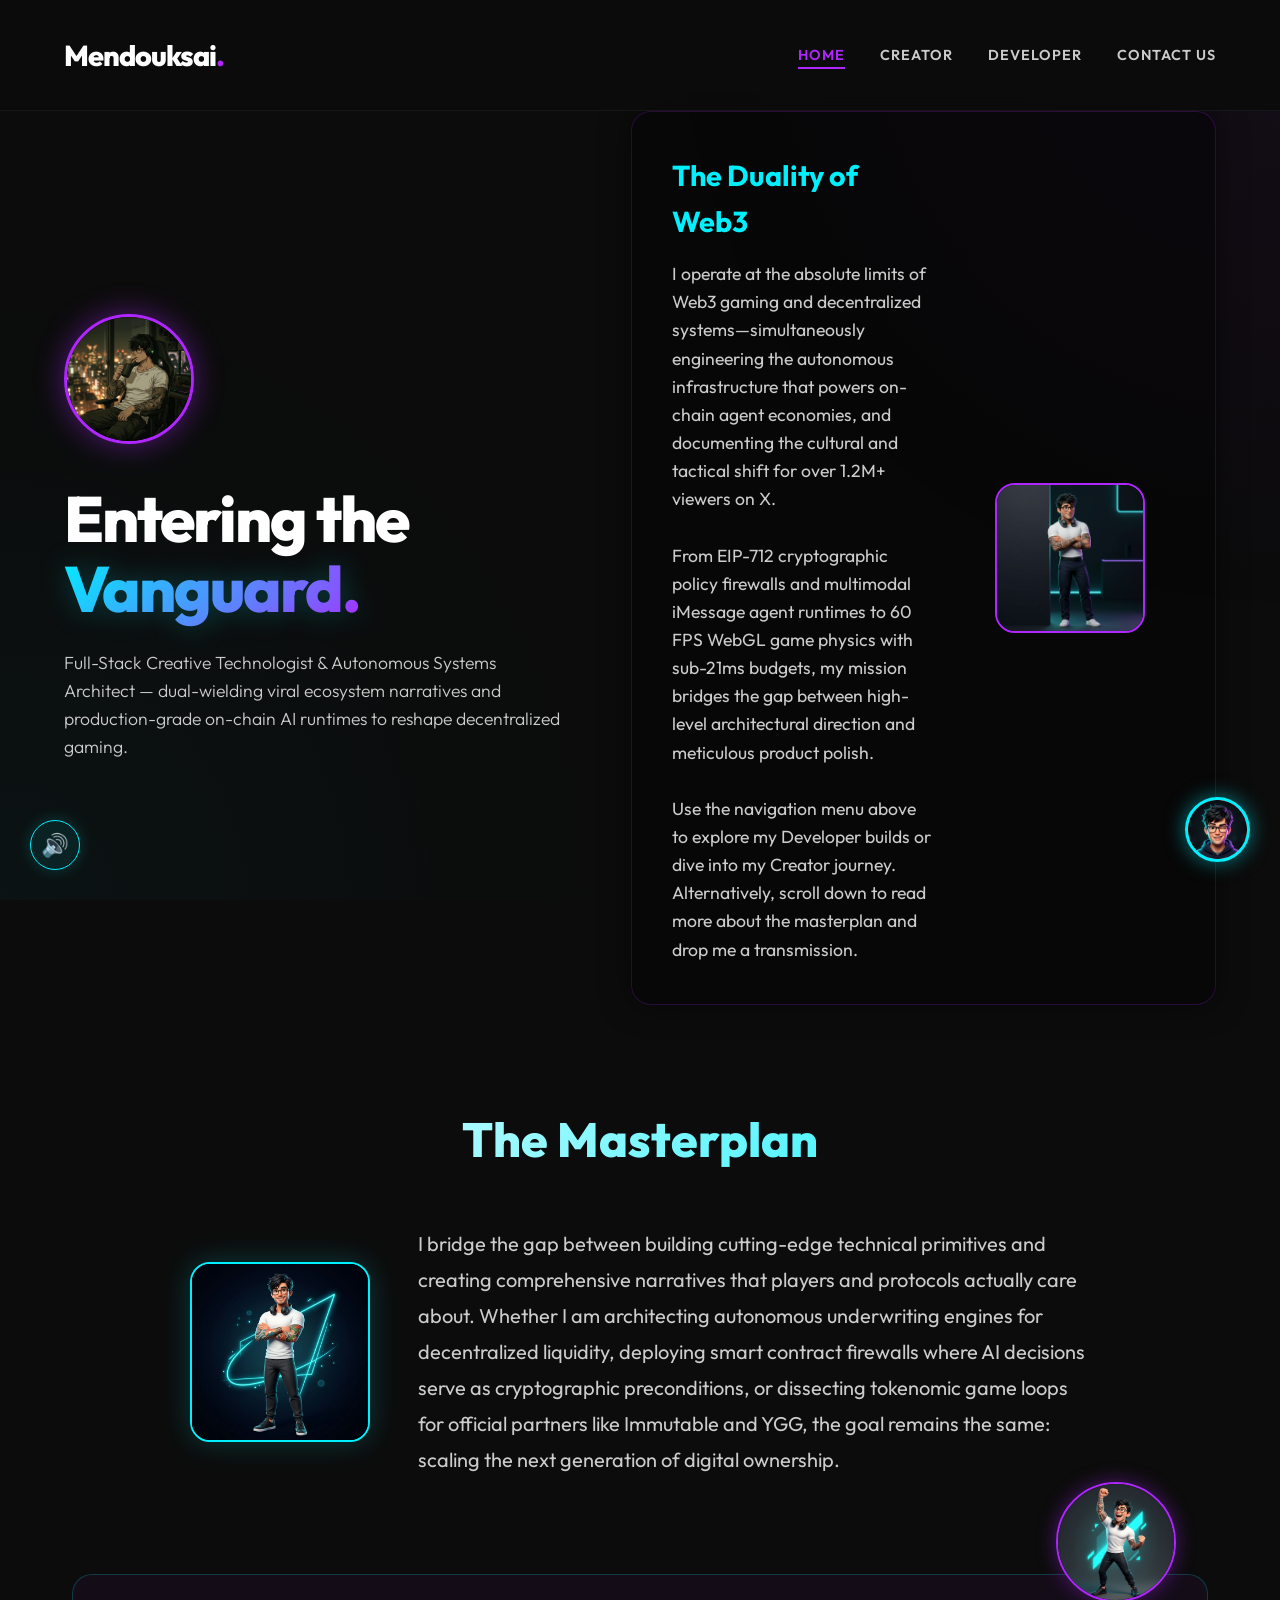
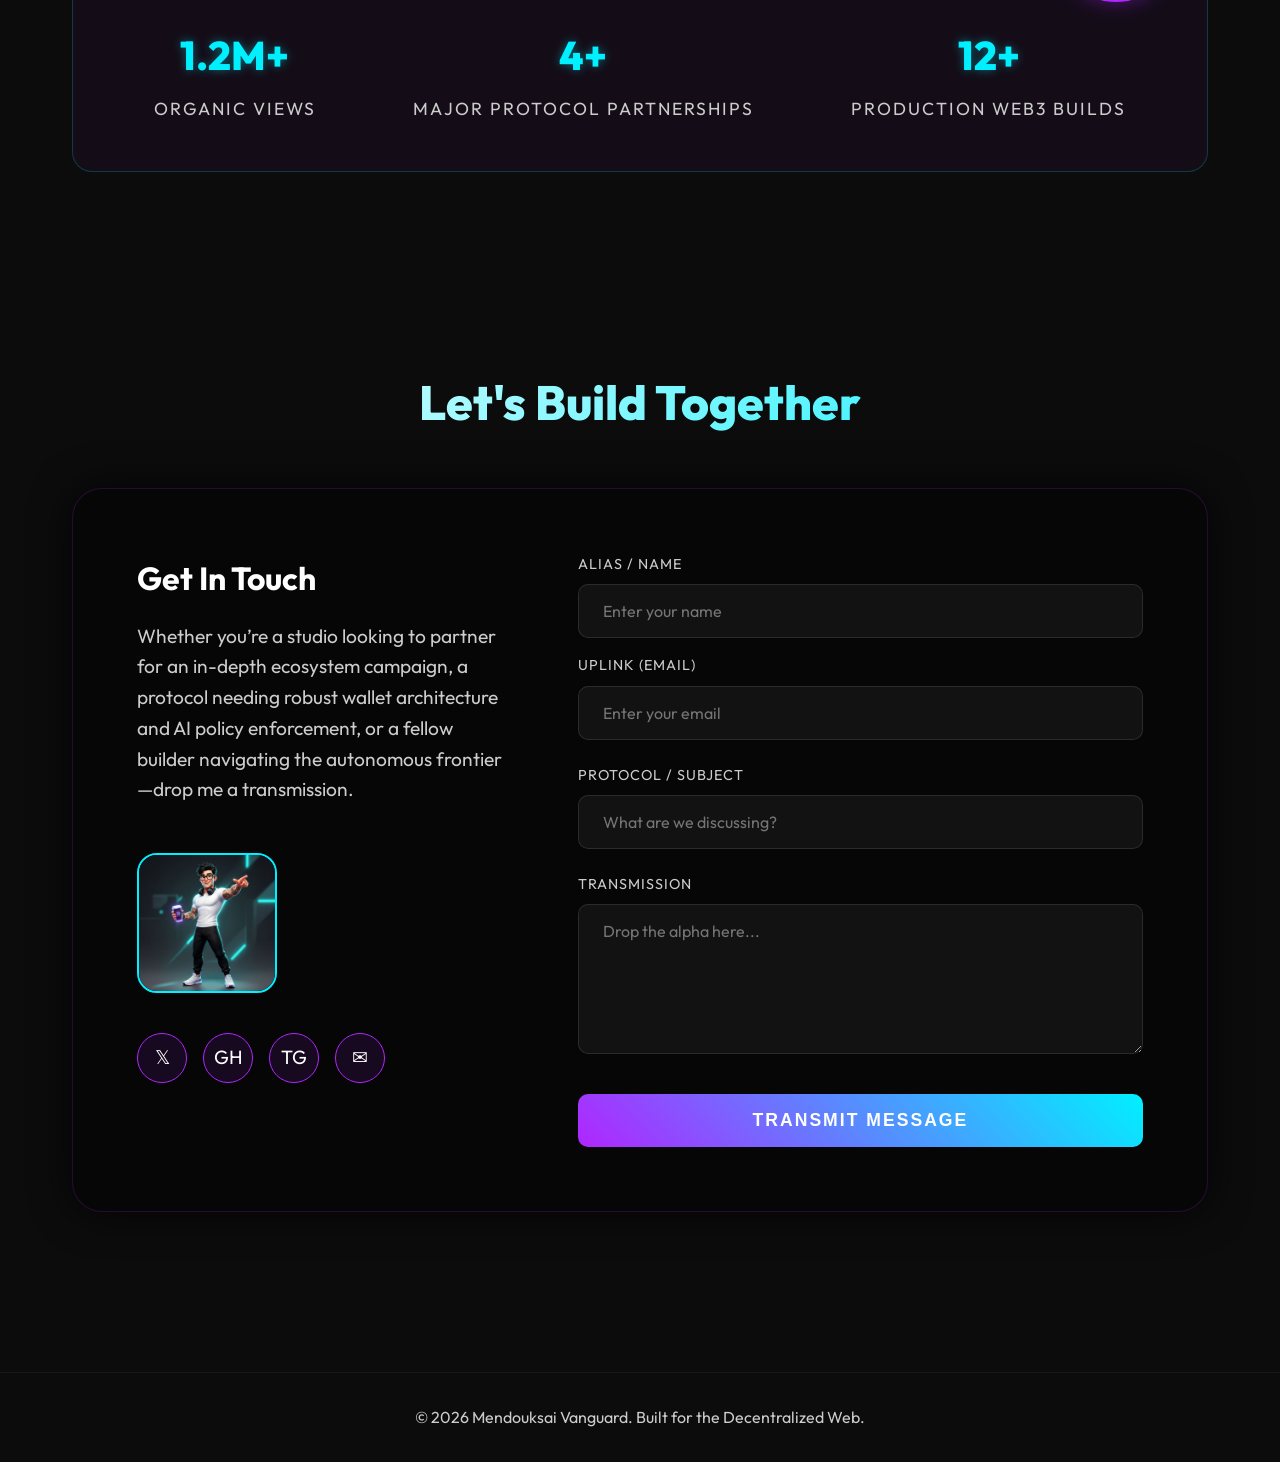
<file: index.html>
<!DOCTYPE html>
<html lang="en">
<head>
  <meta charset="UTF-8">
  <meta name="viewport" content="width=device-width, initial-scale=1.0">
  <title>Mendouksai | Autonomous Systems Architect &amp; Web3 Creator</title>
  <meta name="description" content="Mendouksai — Full-Stack Creative Technologist &amp; Autonomous Systems Architect with 1.2M+ views. Operating at the intersection of Autonomous AI Systems, On-Chain Protocols, and 60 FPS WebGL Experiences.">
  <meta name="author" content="Mendouksai">
  <meta name="theme-color" content="#0c0c0c">
  <link rel="icon" type="image/svg+xml" href="assets/favicon.svg">
  <link rel="canonical" href="https://mendouksai.vercel.app/">
  <!-- Open Graph / social cards -->
  <meta property="og:type" content="website">
  <meta property="og:title" content="Mendouksai | Autonomous Systems Architect &amp; Web3 Creator">
  <meta property="og:description" content="Full-Stack Creative Technologist with 1.2M+ views. Dual-wielding viral ecosystem narratives and production-grade on-chain AI runtimes.">
  <meta property="og:url" content="https://mendouksai.vercel.app/">
  <meta property="og:image" content="https://mendouksai.vercel.app/assets/pfp.jpg">
  <meta name="twitter:card" content="summary_large_image">
  <meta name="twitter:site" content="@mendouksaiiii_">
  <meta name="twitter:title" content="Mendouksai | Autonomous Systems Architect &amp; Web3 Creator">
  <meta name="twitter:description" content="Full-Stack Creative Technologist with 1.2M+ views and autonomous AI developer.">
  <meta name="twitter:image" content="https://mendouksai.vercel.app/assets/pfp.jpg">
  <link rel="preconnect" href="https://fonts.googleapis.com">
  <link rel="preconnect" href="https://fonts.gstatic.com" crossorigin>
  <link href="https://fonts.googleapis.com/css2?family=Outfit:wght@300;400;600;800&display=swap" rel="stylesheet">
  <link rel="stylesheet" href="css/styles.css">
  <style>
    /* Additional Styles for the new sections */
    .scroll-section {
      padding: 6rem 2rem;
      max-width: 1200px;
      margin: 0 auto;
      min-height: 60vh;
      display: flex;
      flex-direction: column;
      justify-content: center;
    }
    .section-title {
      font-size: 3rem;
      font-weight: 800;
      text-align: center;
      margin-bottom: 3rem;
      background: linear-gradient(135deg, #fff, var(--cyan));
      -webkit-background-clip: text;
      background-clip: text;
      -webkit-text-fill-color: transparent;
    }
    
    /* Stats/Ecosystem Banner */
    .stats-banner {
      display: flex;
      justify-content: space-around;
      align-items: center;
      flex-wrap: wrap;
      gap: 2rem;
      background: rgba(176, 38, 255, 0.05);
      border: 1px solid rgba(0, 240, 255, 0.2);
      border-radius: 20px;
      padding: 3rem;
      margin-top: 2rem;
    }
    .stat-item {
      text-align: center;
    }
    .stat-number {
      font-size: 2.5rem;
      font-weight: 800;
      color: var(--cyan);
      margin-bottom: 0.5rem;
      text-shadow: 0 0 10px rgba(0, 240, 255, 0.4);
    }
    .stat-label {
      color: var(--text-secondary);
      font-size: 1.1rem;
      text-transform: uppercase;
      letter-spacing: 2px;
    }

    /* Contact Form Layout */
    .contact-container {
      display: flex;
      gap: 4rem;
      background: rgba(0, 0, 0, 0.5);
      border-radius: 30px;
      padding: 4rem;
      border: 1px solid rgba(176, 38, 255, 0.2);
      box-shadow: 0 0 40px rgba(0, 0, 0, 0.8);
      flex-wrap: wrap;
    }
    .contact-info {
      flex: 1;
      min-width: 300px;
    }
    .contact-info p {
      color: var(--text-secondary);
      font-size: 1.2rem;
      line-height: 1.6;
      margin-bottom: 2rem;
    }
    .contact-socials {
      display: flex;
      gap: 1rem;
      margin-top: 2rem;
    }
    .social-btn {
      display: inline-flex;
      align-items: center;
      justify-content: center;
      width: 50px;
      height: 50px;
      border-radius: 50%;
      background: rgba(176, 38, 255, 0.1);
      border: 1px solid var(--accent-primary);
      color: #fff;
      font-size: 1.2rem;
      text-decoration: none;
      transition: all 0.3s ease;
    }
    .social-btn:hover {
      background: var(--accent-primary);
      box-shadow: 0 0 15px var(--accent-primary);
      transform: translateY(-5px);
    }
    
    .contact-form {
      flex: 1.5;
      min-width: 300px;
      display: flex;
      flex-direction: column;
      gap: 1.5rem;
    }
    .form-group {
      display: flex;
      flex-direction: column;
      gap: 0.5rem;
    }
    .form-group label {
      color: var(--text-secondary);
      font-size: 0.9rem;
      text-transform: uppercase;
      letter-spacing: 1px;
    }
    .form-control {
      background: rgba(255, 255, 255, 0.05);
      border: 1px solid rgba(255, 255, 255, 0.1);
      padding: 1rem 1.5rem;
      border-radius: 10px;
      color: #fff;
      font-family: inherit;
      font-size: 1rem;
      transition: border-color 0.3s ease;
      outline: none;
    }
    .form-control:focus {
      border-color: var(--cyan);
      box-shadow: 0 0 10px rgba(0, 240, 255, 0.2);
    }
    textarea.form-control {
      min-height: 150px;
      resize: vertical;
    }
    .submit-btn {
      background: linear-gradient(45deg, var(--accent-primary), var(--cyan));
      border: none;
      color: #fff;
      padding: 1rem 2rem;
      font-size: 1.1rem;
      font-weight: 600;
      border-radius: 10px;
      cursor: pointer;
      text-transform: uppercase;
      letter-spacing: 2px;
      transition: transform 0.3s ease, box-shadow 0.3s ease;
    }
    .submit-btn:hover {
      transform: translateY(-2px);
      box-shadow: 0 10px 20px rgba(0, 240, 255, 0.3);
    }
  </style>
</head>
<body>
  <div class="bg-gradient"></div>

  <nav class="navbar">
    <div class="logo">Mendouksai<span>.</span></div>
    <div class="nav-links">
      <a href="index.html" class="active">Home</a>
      <a href="web3-creator.html">Creator</a>
      <a href="developer.html">Developer</a>
      <a href="contact.html">Contact Us</a>
    </div>
  </nav>

  <!-- Hero Section -->
  <main class="hero">
    <div class="hero-content">
      <img src="assets/pfp.jpg" alt="Mendouksai PFP" class="hero-pfp">
      <h1 class="hero-title">Entering the <span class="highlight">Vanguard.</span></h1>
      <p class="hero-subtitle">Full-Stack Creative Technologist &amp; Autonomous Systems Architect — dual-wielding viral ecosystem narratives and production-grade on-chain AI runtimes to reshape decentralized gaming.</p>
    </div>

    <!-- Intro Writeup with Bitmoji -->
    <div class="hero-writeup" style="flex: 1; max-width: 600px; background: rgba(0,0,0,0.4); padding: 2.5rem; border-radius: 20px; border: 1px solid rgba(176,38,255,0.2); box-shadow: 0 0 30px rgba(0,0,0,0.5); animation: slideUp 1s ease 0.2s backwards; display: flex; gap: 2rem; align-items: center;">
      <div style="flex: 1;">
        <h3 style="color: var(--cyan); margin-bottom: 1rem; font-size: 1.8rem;">The Duality of Web3</h3>
        <p style="color: var(--text-secondary); font-size: 1.1rem; line-height: 1.6;">
          I operate at the absolute limits of Web3 gaming and decentralized systems—simultaneously engineering the autonomous infrastructure that powers on-chain agent economies, and documenting the cultural and tactical shift for over 1.2M+ viewers on X.
          <br><br>
          From EIP-712 cryptographic policy firewalls and multimodal iMessage agent runtimes to 60 FPS WebGL game physics with sub-21ms budgets, my mission bridges the gap between high-level architectural direction and meticulous product polish.
          <br><br>
          Use the navigation menu above to explore my Developer builds or dive into my Creator journey. Alternatively, scroll down to read more about the masterplan and drop me a transmission.
        </p>
      </div>
      <div style="flex: 0.8; display: flex; justify-content: center;">
        <img src="assets/creator-pfp-landing1.jpg" alt="Mendouksai Avatar 1" style="width: 100%; max-width: 150px; border-radius: 20px; border: 2px solid var(--accent-primary); animation: float 6s infinite ease-in-out;">
      </div>
    </div>
  </main>

  <!-- About / Ecosystem Section -->
  <section class="scroll-section">
    <h2 class="section-title">The Masterplan</h2>
    
    <!-- Masterplan Text with Bitmoji -->
    <div style="display: flex; align-items: center; justify-content: center; gap: 3rem; margin: 0 auto; max-width: 900px; flex-wrap: wrap;">
      <img src="assets/creator-pfp-top.jpg" alt="Mendouksai Avatar 2" style="width: 180px; border-radius: 20px; border: 2px solid var(--cyan); box-shadow: 0 0 30px rgba(0,240,255,0.2); animation: float 5s infinite ease-in-out reverse;">
      
      <div style="color: var(--text-secondary); font-size: 1.25rem; line-height: 1.8; flex: 1; min-width: 300px;">
        <p>
          I bridge the gap between building cutting-edge technical primitives and creating comprehensive narratives that players and protocols actually care about. Whether I am architecting autonomous underwriting engines for decentralized liquidity, deploying smart contract firewalls where AI decisions serve as cryptographic preconditions, or dissecting tokenomic game loops for official partners like Immutable and YGG, the goal remains the same: scaling the next generation of digital ownership.
        </p>
      </div>
    </div>

    <!-- Stats Banner with Bitmoji -->
    <div style="position: relative; margin-top: 4rem;">
      <img src="assets/creator-pfp-bot.jpg" alt="Mendouksai Avatar 3" style="position: absolute; top: -60px; right: 2rem; width: 120px; border-radius: 50%; border: 2px solid var(--accent-primary); box-shadow: 0 0 20px rgba(176,38,255,0.4); z-index: 10; animation: float 4s infinite ease-in-out;">
      
      <div class="stats-banner">
        <div class="stat-item">
          <div class="stat-number">1.2M+</div>
          <div class="stat-label">Organic Views</div>
        </div>
        <div class="stat-item">
          <div class="stat-number">4+</div>
          <div class="stat-label">Major Protocol Partnerships</div>
        </div>
        <div class="stat-item">
          <div class="stat-number">12+</div>
          <div class="stat-label">Production Web3 Builds</div>
        </div>
      </div>
    </div>
  </section>

  <!-- Contact Section -->
  <section class="scroll-section" id="contact">
    <h2 class="section-title">Let's Build Together</h2>
    
    <div class="contact-container">
      <div class="contact-info">
        <h3 style="font-size: 2rem; color: #fff; margin-bottom: 1rem;">Get In Touch</h3>
        <p>
          Whether you’re a studio looking to partner for an in-depth ecosystem campaign, a protocol needing robust wallet architecture and AI policy enforcement, or a fellow builder navigating the autonomous frontier—drop me a transmission.
        </p>
        
        <img src="assets/creator-pfp.jpg" alt="Mendouksai Avatar 4" style="width: 140px; border-radius: 20px; margin-top: 1rem; border: 2px solid var(--cyan); animation: float 5s infinite ease-in-out;">

        <div class="contact-socials">
          <a href="https://x.com/mendouksaiiii_" target="_blank" rel="noopener" class="social-btn" title="X / Twitter">𝕏</a>
          <a href="https://github.com/mendouksaiii" target="_blank" rel="noopener" class="social-btn" title="GitHub">GH</a>
          <a href="https://t.me/mendouksaiii" target="_blank" rel="noopener" class="social-btn" title="Telegram">TG</a>
          <a href="mailto:mendouksaiiiix99@gmail.com" class="social-btn" title="Email Direct">✉</a>
        </div>
      </div>

      <form class="contact-form" onsubmit="event.preventDefault(); alert('Transmission Sent to Mendouksai Network!');">
        <div style="display: flex; gap: 1rem; flex-wrap: wrap;">
          <div class="form-group" style="flex: 1;">
            <label for="name">Alias / Name</label>
            <input type="text" id="name" class="form-control" placeholder="Enter your name" required>
          </div>
          <div class="form-group" style="flex: 1;">
            <label for="email">Uplink (Email)</label>
            <input type="email" id="email" class="form-control" placeholder="Enter your email" required>
          </div>
        </div>
        
        <div class="form-group">
          <label for="subject">Protocol / Subject</label>
          <input type="text" id="subject" class="form-control" placeholder="What are we discussing?" required>
        </div>

        <div class="form-group">
          <label for="message">Transmission</label>
          <textarea id="message" class="form-control" placeholder="Drop the alpha here..." required></textarea>
        </div>

        <button type="submit" class="submit-btn" style="margin-top: 1rem;">Transmit Message</button>
      </form>
    </div>
  </section>

  <!-- Footer -->
  <footer style="text-align: center; padding: 2rem; border-top: 1px solid rgba(255,255,255,0.05); color: var(--text-secondary); margin-top: 4rem;">
    <p>&copy; 2026 Mendouksai Vanguard. Built for the Decentralized Web.</p>
  </footer>

  <!-- Floating Virtual Assistant Bitmoji -->
  <div style="position: fixed; bottom: 30px; right: 30px; z-index: 1000; animation: float 5s infinite ease-in-out;" onclick="window.scrollTo({top: 0, behavior: 'smooth'})">
    <img src="assets/creator-pfp-tiny.jpg" alt="Agent Mendouksai" class="anim-pulse" style="width: 65px; height: 65px; border-radius: 50%; border: 3px solid var(--cyan); box-shadow: 0 0 20px rgba(0,240,255,0.5); cursor: pointer; transition: transform 0.3s ease;" onmouseover="this.style.transform='scale(1.2)'" onmouseout="this.style.transform='scale(1)'" title="Mendouksai Network is Online - Scroll to Top">
  </div>

  <!-- Sound Toggle Button -->
  <button id="soundToggle" title="Sound On — Click to Mute" style="
    position: fixed; bottom: 30px; left: 30px; z-index: 1001;
    width: 50px; height: 50px; border-radius: 50%;
    background: rgba(0,240,255,0.08); border: 1px solid var(--cyan);
    color: var(--cyan); font-size: 1.4rem; cursor: pointer;
    backdrop-filter: blur(8px); transition: all 0.3s ease;
    display: flex; align-items: center; justify-content: center;
    box-shadow: 0 0 15px rgba(0,240,255,0.2);
  " onmouseover="this.style.boxShadow='0 0 25px rgba(0,240,255,0.6)'; this.style.transform='scale(1.1)';"
     onmouseout="this.style.boxShadow='0 0 15px rgba(0,240,255,0.2)'; this.style.transform='scale(1)';">🔊</button>

  <script src="js/script.js"></script>
</body>
</html>
</file>
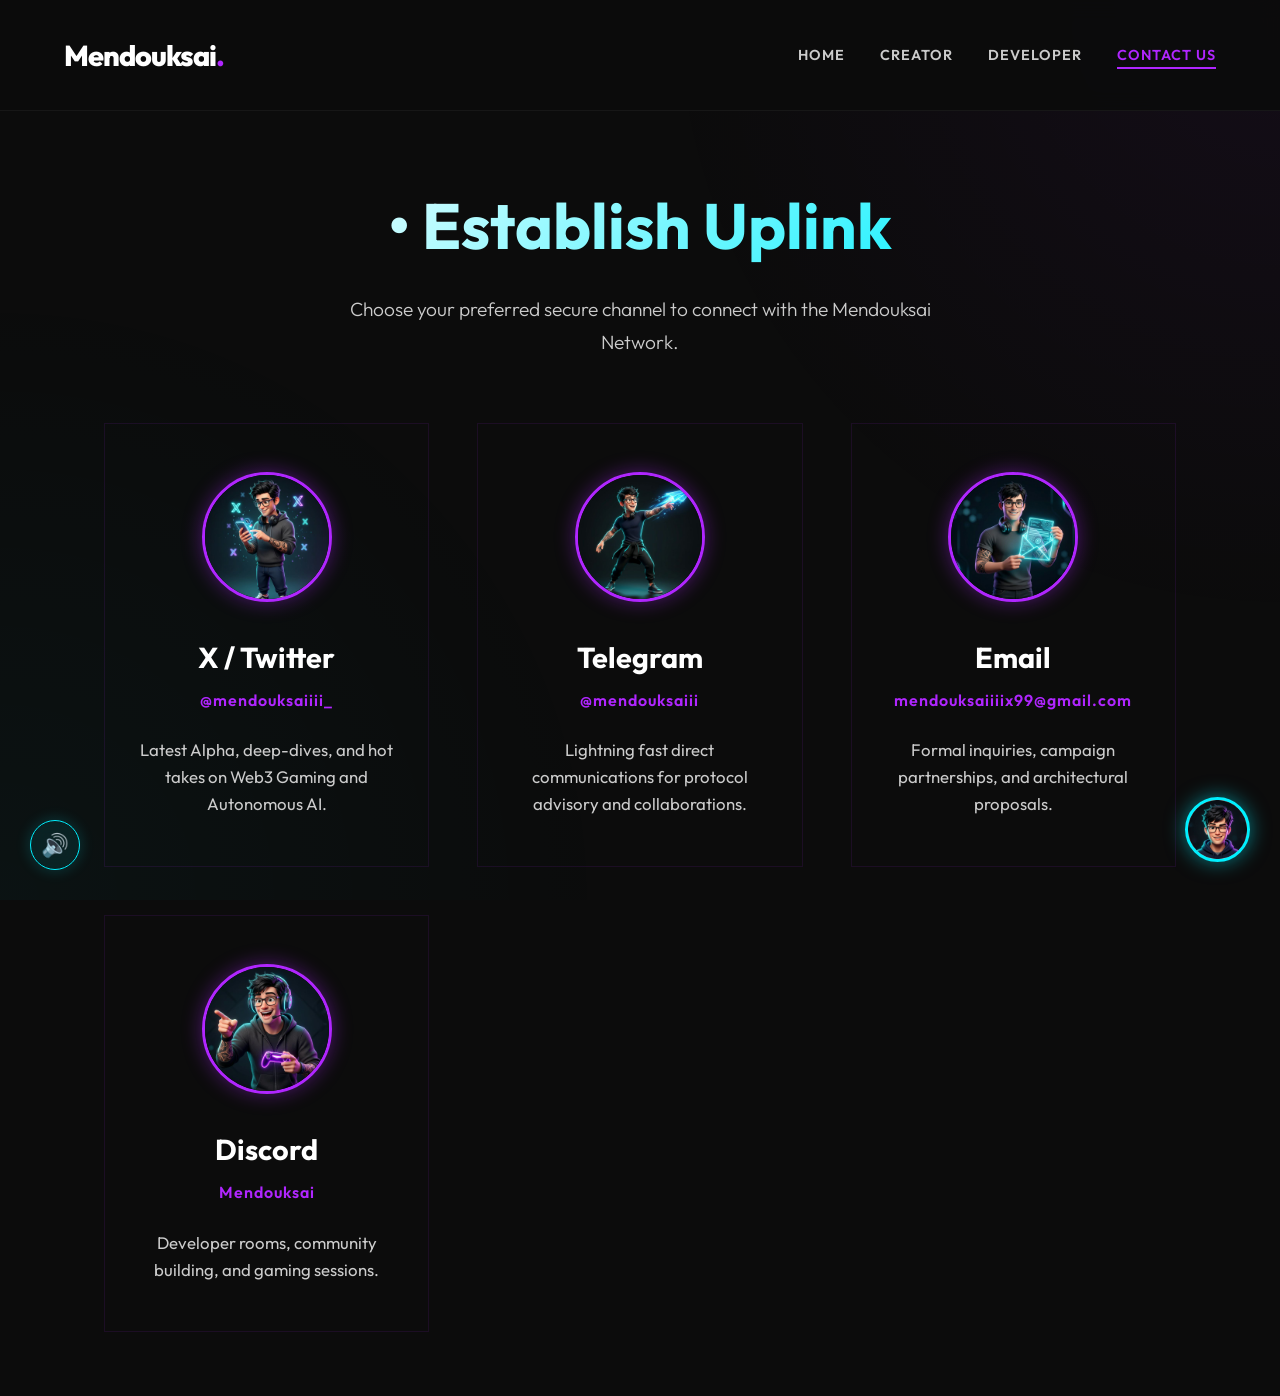
<file: contact.html>
<!DOCTYPE html>
<html lang="en">
<head>
  <meta charset="UTF-8">
  <meta name="viewport" content="width=device-width, initial-scale=1.0">
  <title>Contact | Mendouksai</title>
  <meta name="description" content="Get in touch with Mendouksai — X, Telegram, Email, Discord, or GitHub. Protocol advisory, game engineering, and Web3 ecosystem partnerships.">
  <meta name="author" content="Mendouksai">
  <meta name="theme-color" content="#0c0c0c">
  <link rel="icon" type="image/svg+xml" href="assets/favicon.svg">
  <link rel="canonical" href="https://mendouksai.vercel.app/contact.html">
  <!-- Open Graph / social cards -->
  <meta property="og:type" content="website">
  <meta property="og:title" content="Contact | Mendouksai">
  <meta property="og:description" content="Reach Mendouksai via X, Telegram, Email, or Discord. Partnerships and Web3 collaborations welcome.">
  <meta property="og:url" content="https://mendouksai.vercel.app/contact.html">
  <meta property="og:image" content="https://mendouksai.vercel.app/assets/pfp.jpg">
  <meta name="twitter:card" content="summary_large_image">
  <meta name="twitter:site" content="@mendouksaiiii_">
  <meta name="twitter:title" content="Contact | Mendouksai">
  <meta name="twitter:description" content="Reach Mendouksai via X, Telegram, Email, or Discord.">
  <meta name="twitter:image" content="https://mendouksai.vercel.app/assets/pfp.jpg">
  <link rel="preconnect" href="https://fonts.googleapis.com">
  <link rel="preconnect" href="https://fonts.gstatic.com" crossorigin>
  <link href="https://fonts.googleapis.com/css2?family=Outfit:wght@300;400;600;800&display=swap" rel="stylesheet">
  <link rel="stylesheet" href="css/styles.css">
  <style>
    .contact-grid {
      display: grid;
      grid-template-columns: repeat(auto-fit, minmax(250px, 1fr));
      gap: 3rem;
      margin-top: 4rem;
    }
    .platform-card {
      text-decoration: none;
      display: block;
      height: 100%;
    }
    .platform-inner {
      text-align: center;
      padding: 3rem 2rem;
      display: flex;
      flex-direction: column;
      align-items: center;
      justify-content: flex-start;
      min-height: 380px;
      position: relative;
      overflow: hidden;
      border: 1px solid rgba(176,38,255,0.1);
      transition: all 0.4s cubic-bezier(0.25, 1, 0.5, 1);
    }
    .platform-inner:hover {
      border-color: var(--cyan);
      box-shadow: 0 10px 40px rgba(0, 240, 255, 0.2);
      transform: translateY(-10px);
    }
    .platform-inner::before {
      content: '';
      position: absolute;
      top: 0; left: 0; width: 100%; height: 4px;
      background: linear-gradient(90deg, var(--accent-primary), var(--cyan));
      transform: scaleX(0);
      transform-origin: left;
      transition: transform 0.4s ease;
    }
    .platform-inner:hover::before {
      transform: scaleX(1);
    }
    
    .platform-avatar {
      width: 130px;
      height: 130px;
      border-radius: 50%;
      border: 3px solid var(--accent-primary);
      box-shadow: 0 0 20px rgba(176,38,255,0.4);
      object-fit: cover;
      margin-bottom: 2rem;
      transition: transform 0.5s ease;
    }
    .platform-inner:hover .platform-avatar {
      transform: scale(1.1) rotate(5deg);
      border-color: var(--cyan);
      box-shadow: 0 0 30px rgba(0,240,255,0.6);
    }
    
    .platform-title {
      color: #fff;
      font-size: 1.8rem;
      margin-bottom: 0.5rem;
      transition: color 0.3s ease;
    }
    .platform-inner:hover .platform-title {
      color: var(--cyan);
    }
    
    .platform-handle {
      color: var(--accent-primary);
      font-weight: 600;
      letter-spacing: 1px;
      font-size: 1rem;
      margin-bottom: 1.5rem;
      word-break: break-all;
    }
    
    .platform-desc {
      color: var(--text-secondary);
      font-size: 1.05rem;
      line-height: 1.6;
    }
  </style>
</head>
<body>
  <div class="bg-gradient"></div>

  <nav class="navbar">
    <div class="logo">Mendouksai<span>.</span></div>
    <div class="nav-links">
      <a href="index.html">Home</a>
      <a href="web3-creator.html">Creator</a>
      <a href="developer.html">Developer</a>
      <a href="contact.html" class="active">Contact Us</a>
    </div>
  </nav>

  <main class="page-container">
    <header class="page-header" style="text-align: center; margin-bottom: 2rem;">
      <h1 style="font-size: 4rem; background: linear-gradient(135deg, #fff, var(--cyan)); -webkit-background-clip: text; background-clip: text; -webkit-text-fill-color: transparent;">Establish Uplink</h1>
      <p class="page-subtitle" style="max-width: 600px; margin: 0 auto; margin-top: 1rem;">Choose your preferred secure channel to connect with the Mendouksai Network.</p>
    </header>

    <div class="contact-grid">
      
      <!-- X / Twitter -->
      <a href="https://x.com/mendouksaiiii_" target="_blank" rel="noopener" class="platform-card">
        <div class="card glass-card platform-inner" style="animation: slideUp 0.8s ease 0s backwards;">
          <img src="assets/contact-x.jpg" alt="Mendouksai on X" class="platform-avatar">
          <h3 class="platform-title">X / Twitter</h3>
          <div class="platform-handle">@mendouksaiiii_</div>
          <div class="platform-desc">Latest Alpha, deep-dives, and hot takes on Web3 Gaming and Autonomous AI.</div>
        </div>
      </a>

      <!-- Telegram -->
      <a href="https://t.me/mendouksaiii" target="_blank" rel="noopener" class="platform-card">
        <div class="card glass-card platform-inner" style="animation: slideUp 0.8s ease 0.2s backwards;">
          <img src="assets/contact-tg.jpg" alt="Mendouksai on Telegram" class="platform-avatar">
          <h3 class="platform-title">Telegram</h3>
          <div class="platform-handle">@mendouksaiii</div>
          <div class="platform-desc">Lightning fast direct communications for protocol advisory and collaborations.</div>
        </div>
      </a>

      <!-- Email -->
      <a href="mailto:mendouksaiiiix99@gmail.com" class="platform-card">
        <div class="card glass-card platform-inner" style="animation: slideUp 0.8s ease 0.4s backwards;">
          <img src="assets/contact-email.jpg" alt="Email Mendouksai" class="platform-avatar">
          <h3 class="platform-title">Email</h3>
          <div class="platform-handle">mendouksaiiiix99@gmail.com</div>
          <div class="platform-desc">Formal inquiries, campaign partnerships, and architectural proposals.</div>
        </div>
      </a>

      <!-- Discord -->
      <div class="platform-card">
        <div class="card glass-card platform-inner" style="animation: slideUp 0.8s ease 0.6s backwards;">
          <img src="assets/contact-discord.jpg" alt="Mendouksai on Discord" class="platform-avatar">
          <h3 class="platform-title">Discord</h3>
          <div class="platform-handle">Mendouksai</div>
          <div class="platform-desc">Developer rooms, community building, and gaming sessions.</div>
        </div>
      </div>

    </div>
  </main>

  <!-- Floating Virtual Assistant Bitmoji -->
  <div style="position: fixed; bottom: 30px; right: 30px; z-index: 1000; animation: float 5s infinite ease-in-out;" onclick="window.scrollTo({top: 0, behavior: 'smooth'})">
    <img src="assets/creator-pfp-tiny.jpg" alt="Agent Mendouksai" class="anim-pulse" style="width: 65px; height: 65px; border-radius: 50%; border: 3px solid var(--cyan); box-shadow: 0 0 20px rgba(0,240,255,0.5); cursor: pointer; transition: transform 0.3s ease;" onmouseover="this.style.transform='scale(1.2)'" onmouseout="this.style.transform='scale(1)'" title="Mendouksai Network is Online - Scroll to Top">
  </div>

  <!-- Sound Toggle Button -->
  <button id="soundToggle" title="Sound On — Click to Mute" style="
    position: fixed; bottom: 30px; left: 30px; z-index: 1001;
    width: 50px; height: 50px; border-radius: 50%;
    background: rgba(0,240,255,0.08); border: 1px solid var(--cyan);
    color: var(--cyan); font-size: 1.4rem; cursor: pointer;
    backdrop-filter: blur(8px); transition: all 0.3s ease;
    display: flex; align-items: center; justify-content: center;
    box-shadow: 0 0 15px rgba(0,240,255,0.2);
  " onmouseover="this.style.boxShadow='0 0 25px rgba(0,240,255,0.6)'; this.style.transform='scale(1.1)';"
     onmouseout="this.style.boxShadow='0 0 15px rgba(0,240,255,0.2)'; this.style.transform='scale(1)';">🔊</button>

  <script src="js/script.js"></script>
</body>
</html>
</file>
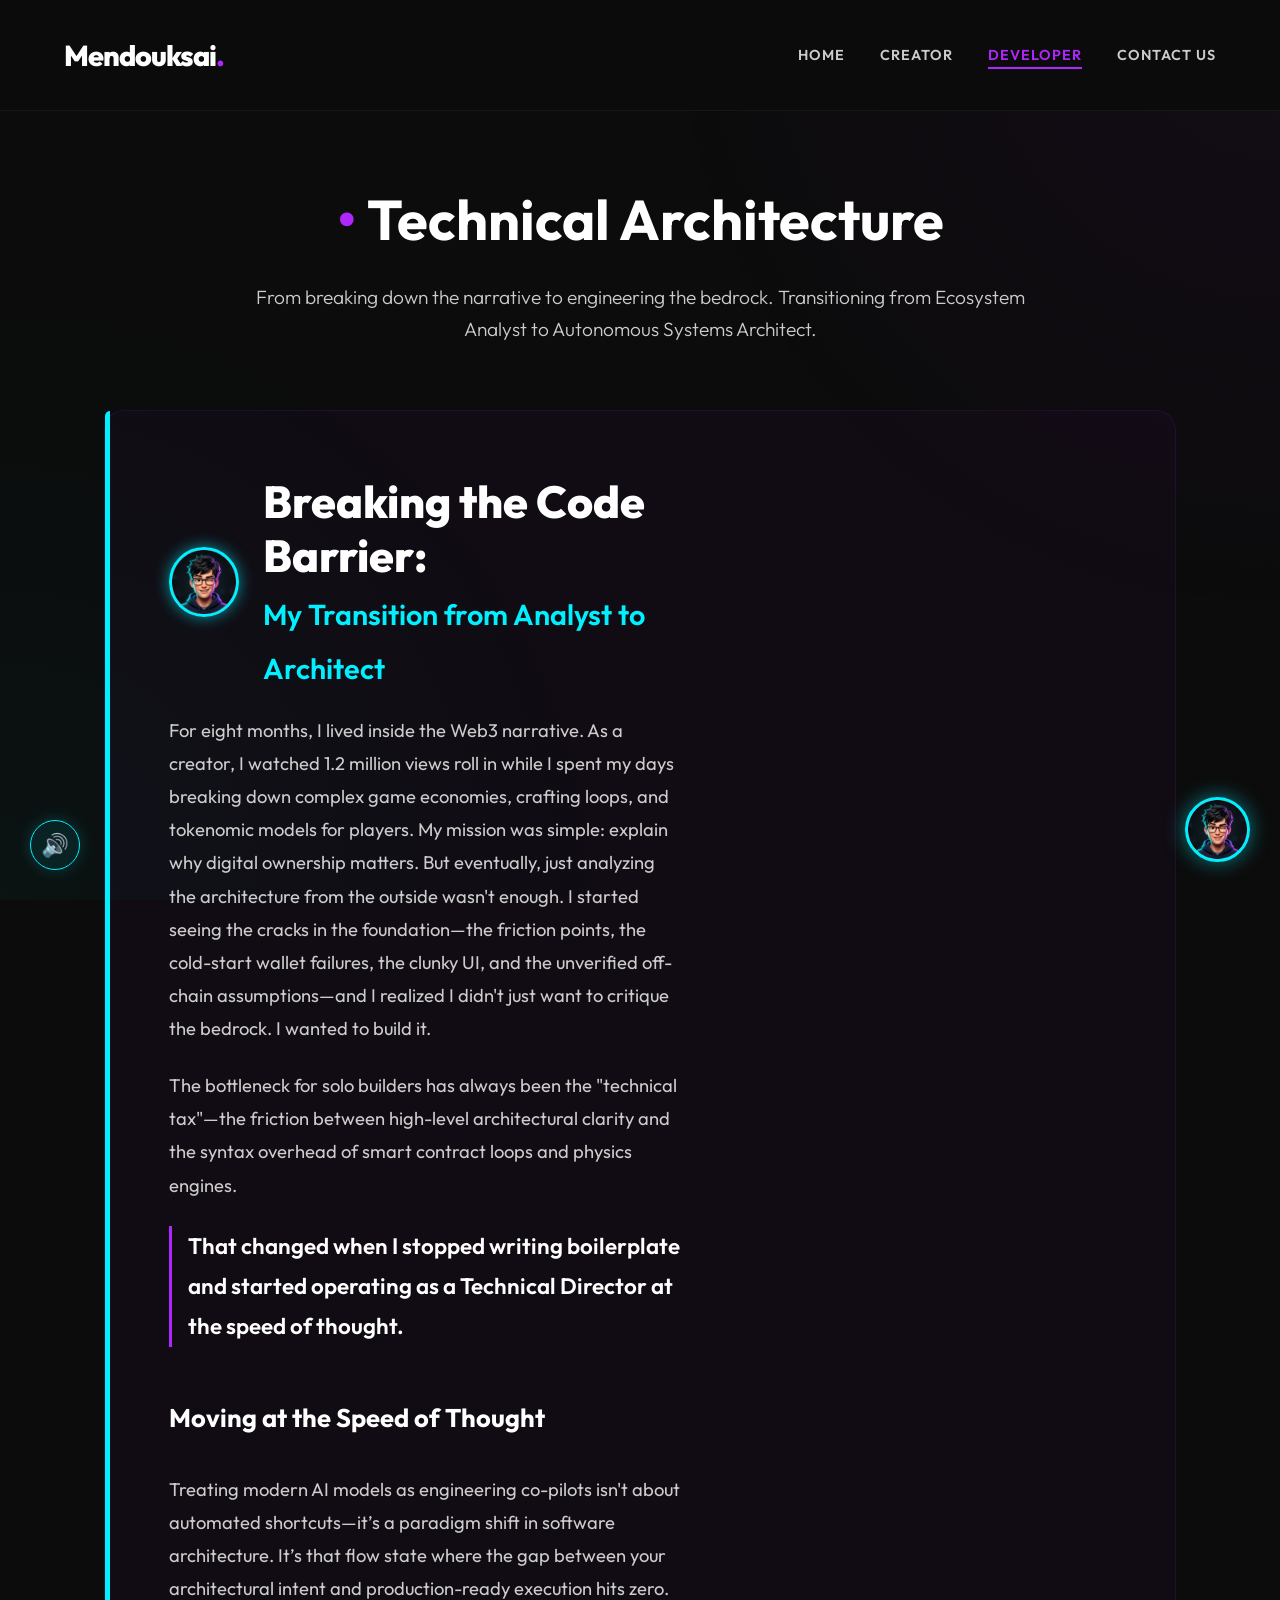
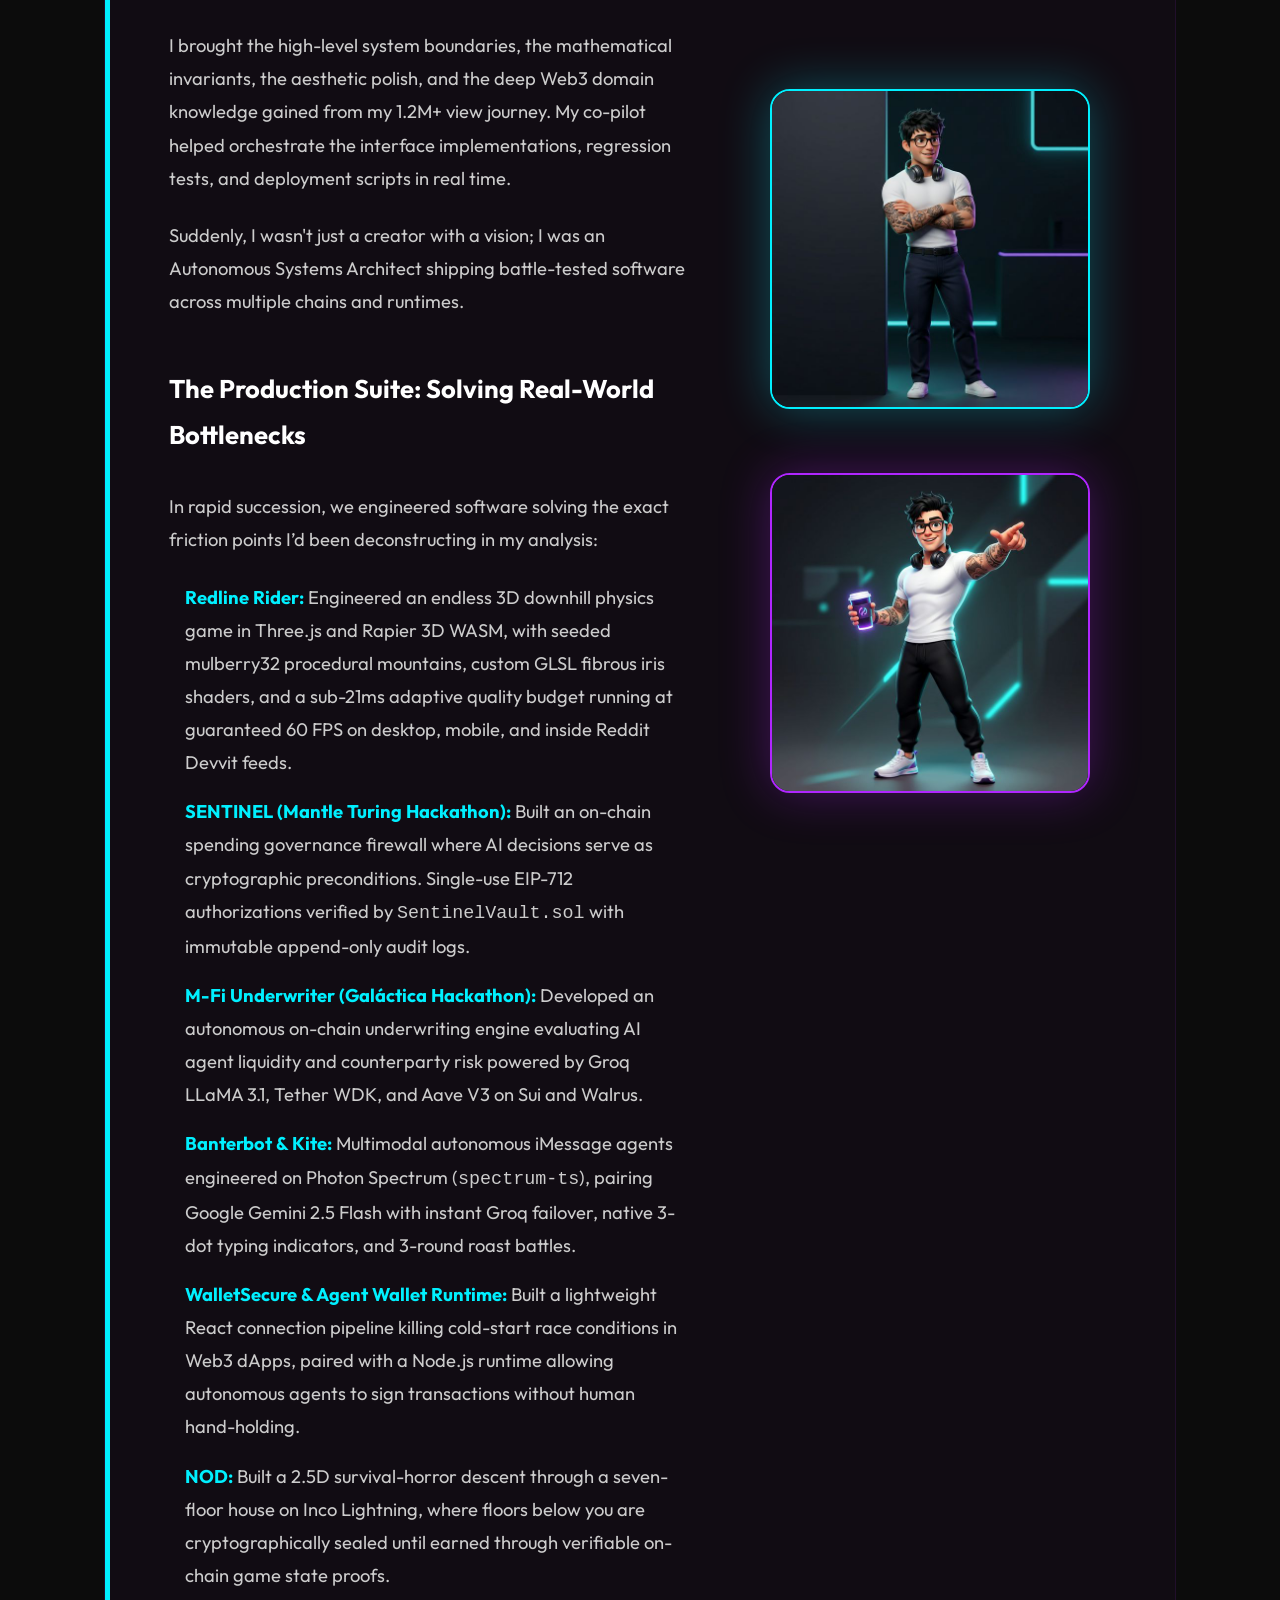
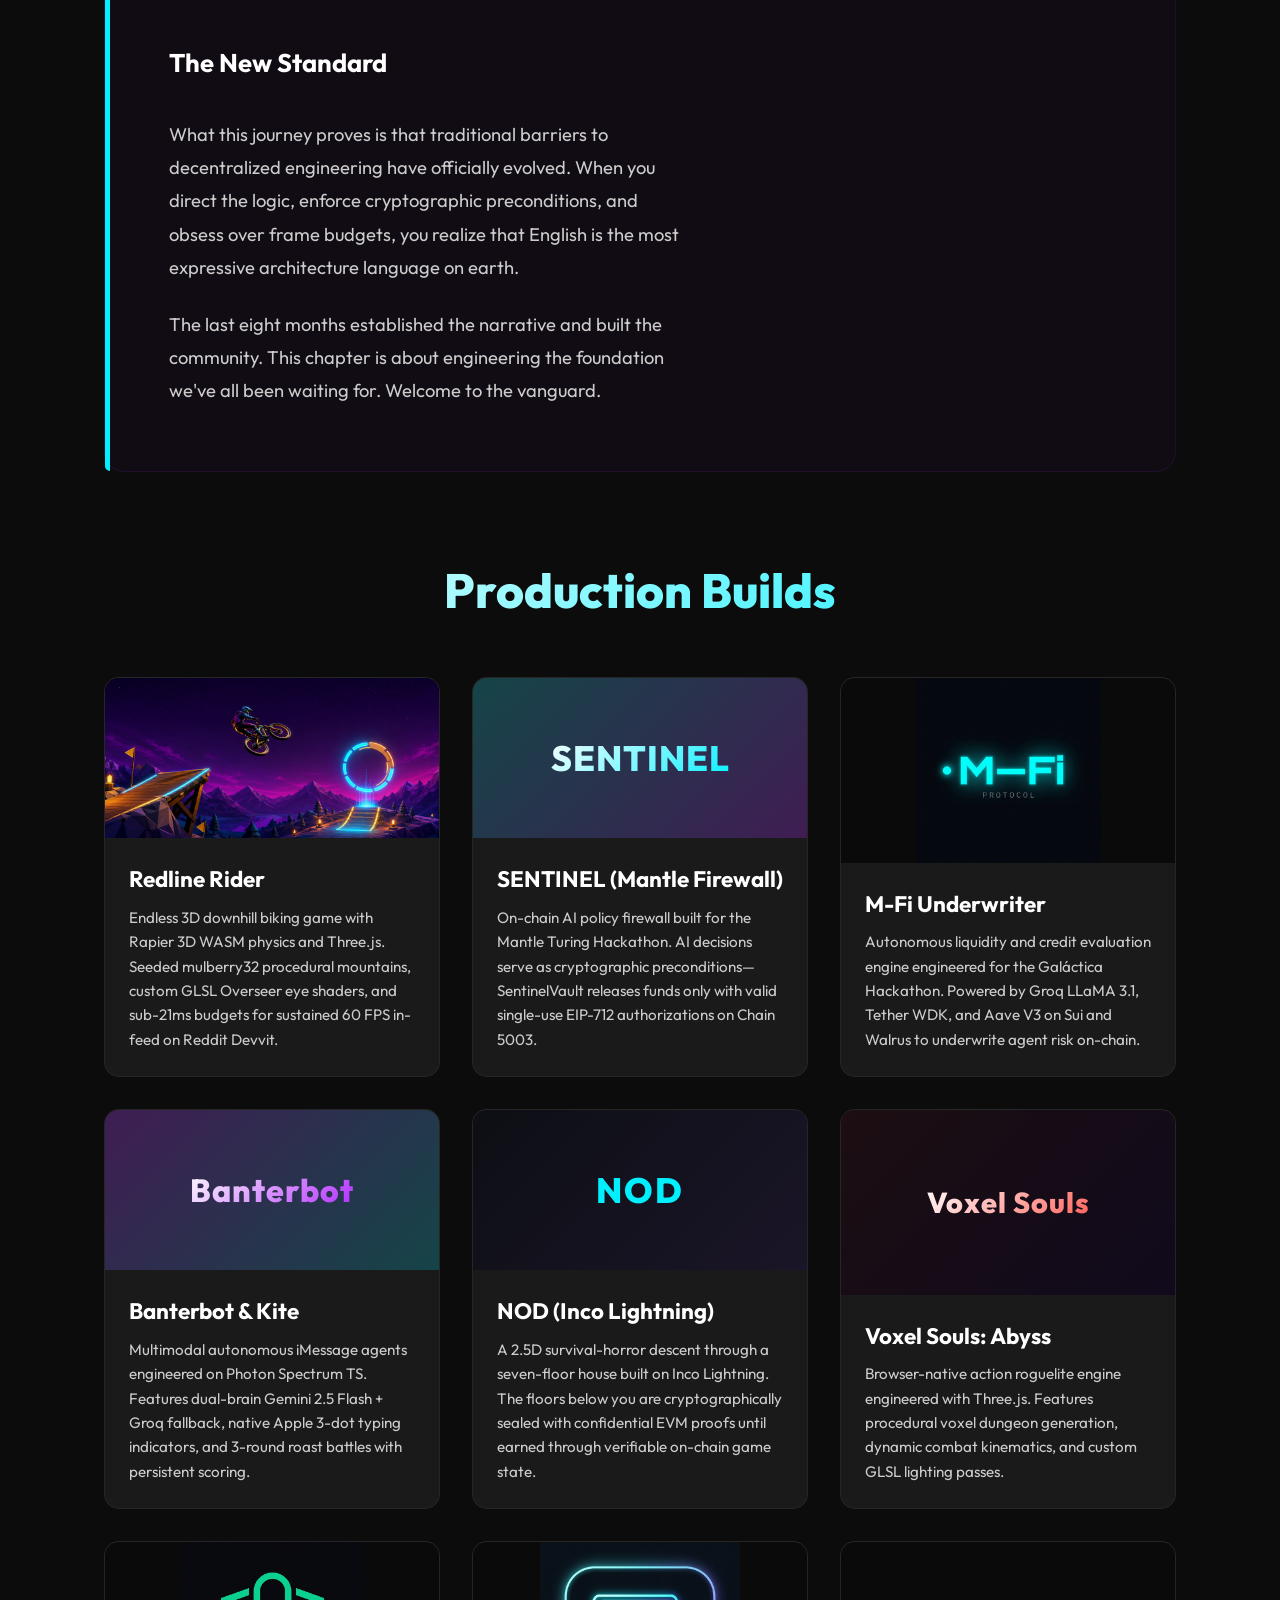
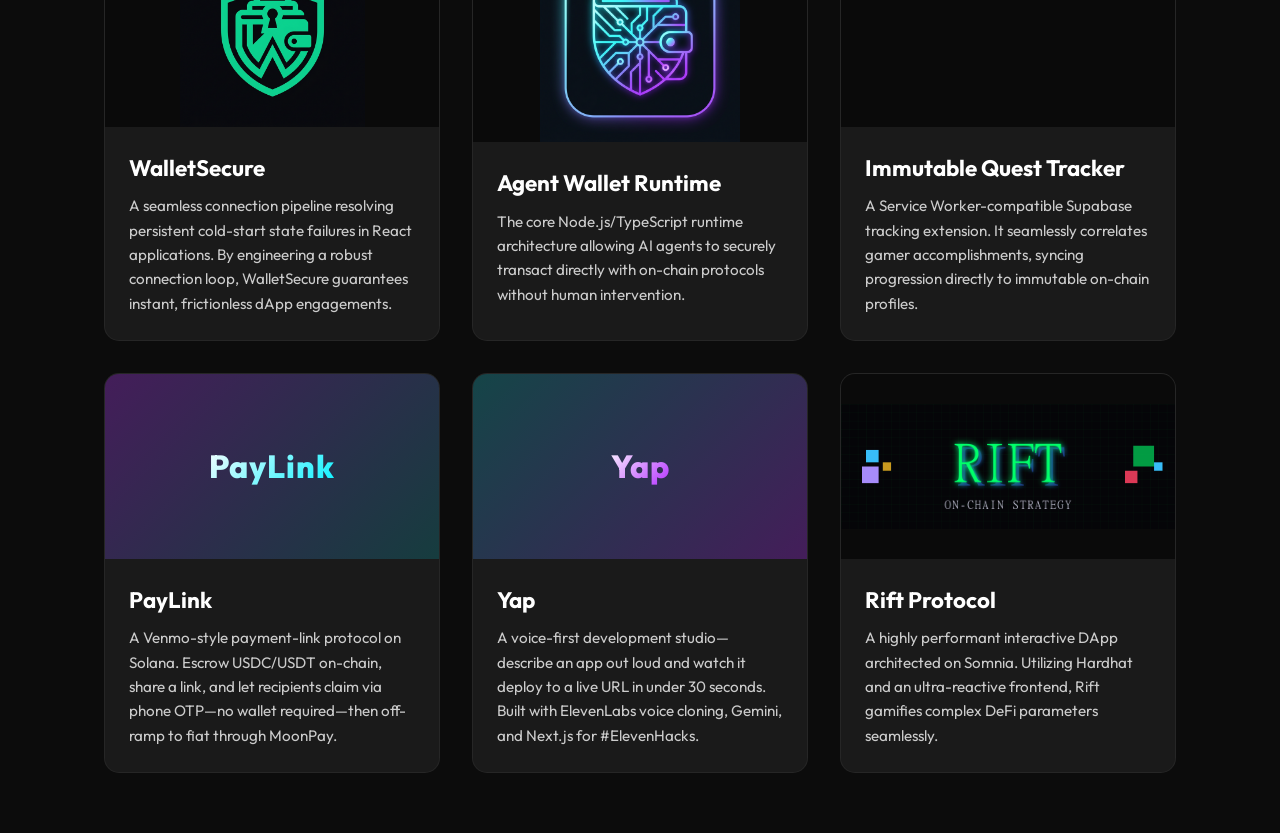
<file: developer.html>
<!DOCTYPE html>
<html lang="en">
<head>
  <meta charset="UTF-8">
  <meta name="viewport" content="width=device-width, initial-scale=1.0">
  <title>Developer | Mendouksai</title>
  <meta name="description" content="From analyst to autonomous systems architect — Mendouksai's production builds: Redline Rider, SENTINEL, M-Fi Underwriter, Banterbot, WalletSecure, NOD, and more.">
  <meta name="author" content="Mendouksai">
  <meta name="theme-color" content="#0c0c0c">
  <link rel="icon" type="image/svg+xml" href="assets/favicon.svg">
  <link rel="canonical" href="https://mendouksai.vercel.app/developer.html">
  <!-- Open Graph / social cards -->
  <meta property="og:type" content="website">
  <meta property="og:title" content="Developer &amp; Systems Architecture | Mendouksai">
  <meta property="og:description" content="Production Web3 builds: on-chain AI policy firewalls, 60 FPS Three.js WASM physics engines, and autonomous agent runtimes.">
  <meta property="og:url" content="https://mendouksai.vercel.app/developer.html">
  <meta property="og:image" content="https://mendouksai.vercel.app/assets/pfp.jpg">
  <meta name="twitter:card" content="summary_large_image">
  <meta name="twitter:site" content="@mendouksaiiii_">
  <meta name="twitter:title" content="Developer &amp; Systems Architecture | Mendouksai">
  <meta name="twitter:description" content="Production Web3 builds: smart contract firewalls, 60 FPS WebGL engines, on-chain AI agents.">
  <meta name="twitter:image" content="https://mendouksai.vercel.app/assets/pfp.jpg">
  <link rel="preconnect" href="https://fonts.googleapis.com">
  <link rel="preconnect" href="https://fonts.gstatic.com" crossorigin>
  <link href="https://fonts.googleapis.com/css2?family=Outfit:wght@300;400;600;800&display=swap" rel="stylesheet">
  <link rel="stylesheet" href="css/styles.css">
  <style>
    .article-section {
      background: rgba(176, 38, 255, 0.03);
      border: 1px solid rgba(176, 38, 255, 0.1);
      border-radius: 20px;
      padding: 4rem;
      margin-bottom: 5rem;
      position: relative;
    }
    .article-section::before {
      content: '';
      position: absolute;
      top: 0; left: 0; width: 5px; height: 100%;
      background: var(--cyan);
      border-radius: 20px 0 0 20px;
    }
    .article-title {
      font-size: 2.8rem;
      font-weight: 800;
      color: #fff;
      line-height: 1.2;
    }
    .article-body {
      color: var(--text-secondary);
      font-size: 1.15rem;
      line-height: 1.8;
      display: flex;
      flex-direction: column;
      gap: 1.5rem;
    }
    .section-title {
      font-size: 3rem;
      font-weight: 800;
      text-align: center;
      margin-bottom: 3rem;
      background: linear-gradient(135deg, #fff, var(--cyan));
      -webkit-background-clip: text;
      background-clip: text;
      -webkit-text-fill-color: transparent;
    }
  </style>
</head>
<body>
  <div class="bg-gradient"></div>

  <nav class="navbar">
    <div class="logo">Mendouksai<span>.</span></div>
    <div class="nav-links">
      <a href="index.html">Home</a>
      <a href="web3-creator.html">Creator</a>
      <a href="developer.html" class="active">Developer</a>
      <a href="contact.html">Contact Us</a>
    </div>
  </nav>

  <main class="page-container">
    <header class="page-header">
      <h1>Technical Architecture</h1>
      <p class="page-subtitle">From breaking down the narrative to engineering the bedrock. Transitioning from Ecosystem Analyst to Autonomous Systems Architect.</p>
    </header>

    <!-- Vibecoding Article Section -->
    <section class="article-section" style="display: flex; gap: 4rem; align-items: center; flex-wrap: wrap;">
      <div class="article-content" style="flex: 1; min-width: 300px;">
        <div style="display: flex; align-items: center; gap: 1.5rem; margin-bottom: 1.5rem;">
          <img src="assets/creator-pfp-tiny.jpg" alt="Mendouksai Headshot" style="width: 70px; height: 70px; border-radius: 50%; border: 3px solid var(--cyan); object-fit: cover; box-shadow: 0 0 15px rgba(0,240,255,0.6);">
          <h2 class="article-title">Breaking the Code Barrier:<br><span style="color: var(--cyan); font-size: 1.8rem; font-weight: 600;">My Transition from Analyst to Architect</span></h2>
        </div>
        
        <div class="article-body">
          <p>
            For eight months, I lived inside the Web3 narrative. As a creator, I watched 1.2 million views roll in while I spent my days breaking down complex game economies, crafting loops, and tokenomic models for players. My mission was simple: explain why digital ownership matters. But eventually, just analyzing the architecture from the outside wasn't enough. I started seeing the cracks in the foundation—the friction points, the cold-start wallet failures, the clunky UI, and the unverified off-chain assumptions—and I realized I didn't just want to critique the bedrock. I wanted to build it.
          </p>
          <p>
            The bottleneck for solo builders has always been the "technical tax"—the friction between high-level architectural clarity and the syntax overhead of smart contract loops and physics engines.
          </p>
          <p style="color: #fff; font-weight: 600; font-size: 1.4rem; padding-left: 1rem; border-left: 3px solid var(--accent-primary);">
            That changed when I stopped writing boilerplate and started operating as a Technical Director at the speed of thought.
          </p>

          <h3 style="color: #fff; margin-top: 1.5rem; margin-bottom: 0.5rem; font-size: 1.6rem;">Moving at the Speed of Thought</h3>
          <p>
            Treating modern AI models as engineering co-pilots isn't about automated shortcuts—it’s a paradigm shift in software architecture. It’s that flow state where the gap between your architectural intent and production-ready execution hits zero.
          </p>
          <p>
            I brought the high-level system boundaries, the mathematical invariants, the aesthetic polish, and the deep Web3 domain knowledge gained from my 1.2M+ view journey. My co-pilot helped orchestrate the interface implementations, regression tests, and deployment scripts in real time.
          </p>
          <p>
            Suddenly, I wasn't just a creator with a vision; I was an Autonomous Systems Architect shipping battle-tested software across multiple chains and runtimes.
          </p>

          <h3 style="color: #fff; margin-top: 1.5rem; margin-bottom: 0.5rem; font-size: 1.6rem;">The Production Suite: Solving Real-World Bottlenecks</h3>
          <p>
            In rapid succession, we engineered software solving the exact friction points I’d been deconstructing in my analysis:
          </p>

          <ul style="list-style-type: none; padding-left: 1rem; display: flex; flex-direction: column; gap: 1rem;">
            <li><strong style="color: var(--cyan);">Redline Rider:</strong> Engineered an endless 3D downhill physics game in Three.js and Rapier 3D WASM, with seeded mulberry32 procedural mountains, custom GLSL fibrous iris shaders, and a sub-21ms adaptive quality budget running at guaranteed 60 FPS on desktop, mobile, and inside Reddit Devvit feeds.</li>
            <li><strong style="color: var(--cyan);">SENTINEL (Mantle Turing Hackathon):</strong> Built an on-chain spending governance firewall where AI decisions serve as cryptographic preconditions. Single-use EIP-712 authorizations verified by <code>SentinelVault.sol</code> with immutable append-only audit logs.</li>
            <li><strong style="color: var(--cyan);">M-Fi Underwriter (Galáctica Hackathon):</strong> Developed an autonomous on-chain underwriting engine evaluating AI agent liquidity and counterparty risk powered by Groq LLaMA 3.1, Tether WDK, and Aave V3 on Sui and Walrus.</li>
            <li><strong style="color: var(--cyan);">Banterbot &amp; Kite:</strong> Multimodal autonomous iMessage agents engineered on Photon Spectrum (<code>spectrum-ts</code>), pairing Google Gemini 2.5 Flash with instant Groq failover, native 3-dot typing indicators, and 3-round roast battles.</li>
            <li><strong style="color: var(--cyan);">WalletSecure &amp; Agent Wallet Runtime:</strong> Built a lightweight React connection pipeline killing cold-start race conditions in Web3 dApps, paired with a Node.js runtime allowing autonomous agents to sign transactions without human hand-holding.</li>
            <li><strong style="color: var(--cyan);">NOD:</strong> Built a 2.5D survival-horror descent through a seven-floor house on Inco Lightning, where floors below you are cryptographically sealed until earned through verifiable on-chain game state proofs.</li>
          </ul>

          <h3 style="color: #fff; margin-top: 1.5rem; margin-bottom: 0.5rem; font-size: 1.6rem;">The New Standard</h3>
          <p>
            What this journey proves is that traditional barriers to decentralized engineering have officially evolved. When you direct the logic, enforce cryptographic preconditions, and obsess over frame budgets, you realize that English is the most expressive architecture language on earth.
          </p>
          <p>
            The last eight months established the narrative and built the community. This chapter is about engineering the foundation we've all been waiting for. Welcome to the vanguard.
          </p>
        </div>
      </div>

      <!-- Bitmoji Avatar Stack -->
      <div class="article-avatar" style="flex: 0.7; display: flex; flex-direction: column; justify-content: space-around; gap: 4rem; position: relative;">
        <img src="assets/creator-pfp-landing1.jpg" alt="Mendouksai 3D Architect" style="width: 100%; max-width: 320px; margin: 0 auto; border-radius: 20px; border: 2px solid var(--cyan); box-shadow: 0 0 50px rgba(0,240,255,0.3); animation: float 6s infinite ease-in-out;">
        <img src="assets/creator-pfp.jpg" alt="Mendouksai 3D Builder" style="width: 100%; max-width: 320px; margin: 0 auto; border-radius: 20px; border: 2px solid var(--accent-primary); box-shadow: 0 0 50px rgba(176,38,255,0.3); animation: float 5s infinite ease-in-out reverse;">
      </div>
    </section>

    <!-- Portfolio Grid -->
    <h2 class="section-title" id="builds">Production Builds</h2>
    <section class="portfolio-grid">

      <!-- Redline Rider -->
      <article class="port-card">
        <div class="port-img" style="background: rgba(0,0,0,0.6) url('assets/redline-banner.png') center/cover no-repeat; padding: 2rem;"></div>
        <div class="port-content">
          <h3>Redline Rider</h3>
          <p>
            Endless 3D downhill biking game with Rapier 3D WASM physics and Three.js. Seeded mulberry32 procedural mountains, custom GLSL Overseer eye shaders, and sub-21ms budgets for sustained 60 FPS in-feed on Reddit Devvit.
          </p>
        </div>
        <div class="port-hover-overlay">
          <a href="https://redline-rider.vercel.app" target="_blank" rel="noopener" class="view-btn">Play Game (60 FPS)</a>
        </div>
      </article>

      <!-- SENTINEL -->
      <article class="port-card">
        <div class="port-img" style="background: linear-gradient(135deg, rgba(0,240,255,0.2), rgba(176,38,255,0.25)); display: flex; align-items: center; justify-content: center; padding: 2rem;">
          <span style="font-size: 2.2rem; font-weight: 800; letter-spacing: 1px; background: linear-gradient(135deg, #fff, var(--cyan)); -webkit-background-clip: text; background-clip: text; -webkit-text-fill-color: transparent;">SENTINEL</span>
        </div>
        <div class="port-content">
          <h3>SENTINEL (Mantle Firewall)</h3>
          <p>
            On-chain AI policy firewall built for the Mantle Turing Hackathon. AI decisions serve as cryptographic preconditions—SentinelVault releases funds only with valid single-use EIP-712 authorizations on Chain 5003.
          </p>
        </div>
        <div class="port-hover-overlay">
          <a href="https://github.com/mendouksaiii/Natural-language-policy-engine.-" target="_blank" rel="noopener" class="view-btn">View Repository</a>
        </div>
      </article>

      <!-- M-Fi -->
      <article class="port-card">
        <div class="port-img" style="background: rgba(0,0,0,0.6) url('assets/mfi-logo.png') center/contain no-repeat; padding: 2rem;"></div>
        <div class="port-content">
          <h3>M-Fi Underwriter</h3>
          <p>
            Autonomous liquidity and credit evaluation engine engineered for the Galáctica Hackathon. Powered by Groq LLaMA 3.1, Tether WDK, and Aave V3 on Sui and Walrus to underwrite agent risk on-chain.
          </p>
        </div>
        <div class="port-hover-overlay">
          <a href="https://m-fi-underwriter.vercel.app" target="_blank" rel="noopener" class="view-btn">View Deployment</a>
        </div>
      </article>

      <!-- Banterbot & Kite -->
      <article class="port-card">
        <div class="port-img" style="background: linear-gradient(135deg, rgba(176,38,255,0.25), rgba(0,240,255,0.2)); display: flex; align-items: center; justify-content: center; padding: 2rem;">
          <span style="font-size: 2rem; font-weight: 800; letter-spacing: 1px; background: linear-gradient(135deg, #fff, var(--accent-primary)); -webkit-background-clip: text; background-clip: text; -webkit-text-fill-color: transparent;">Banterbot</span>
        </div>
        <div class="port-content">
          <h3>Banterbot &amp; Kite</h3>
          <p>
            Multimodal autonomous iMessage agents engineered on Photon Spectrum TS. Features dual-brain Gemini 2.5 Flash + Groq fallback, native Apple 3-dot typing indicators, and 3-round roast battles with persistent scoring.
          </p>
        </div>
        <div class="port-hover-overlay">
          <a href="https://github.com/mendouksaiii/banterbot" target="_blank" rel="noopener" class="view-btn">View Repository</a>
        </div>
      </article>

      <!-- NOD -->
      <article class="port-card">
        <div class="port-img" style="background: linear-gradient(135deg, #0d0f14, #1a1528); display: flex; align-items: center; justify-content: center; padding: 2rem;">
          <span style="font-size: 2.2rem; font-weight: 800; letter-spacing: 2px; color: var(--cyan);">NOD</span>
        </div>
        <div class="port-content">
          <h3>NOD (Inco Lightning)</h3>
          <p>
            A 2.5D survival-horror descent through a seven-floor house built on Inco Lightning. The floors below you are cryptographically sealed with confidential EVM proofs until earned through verifiable on-chain game state.
          </p>
        </div>
        <div class="port-hover-overlay">
          <a href="https://github.com/mendouksaiii/nod" target="_blank" rel="noopener" class="view-btn">View Repository</a>
        </div>
      </article>

      <!-- Voxel Souls -->
      <article class="port-card">
        <div class="port-img" style="background: linear-gradient(135deg, #1c0e12, #100a1c); display: flex; align-items: center; justify-content: center; padding: 2rem;">
          <span style="font-size: 1.8rem; font-weight: 800; letter-spacing: 1px; background: linear-gradient(135deg, #fff, #ff5f56); -webkit-background-clip: text; background-clip: text; -webkit-text-fill-color: transparent;">Voxel Souls</span>
        </div>
        <div class="port-content">
          <h3>Voxel Souls: Abyss</h3>
          <p>
            Browser-native action roguelite engine engineered with Three.js. Features procedural voxel dungeon generation, dynamic combat kinematics, and custom GLSL lighting passes.
          </p>
        </div>
        <div class="port-hover-overlay">
          <a href="https://github.com/mendouksaiii/voxel-souls" target="_blank" rel="noopener" class="view-btn">View Repository</a>
        </div>
      </article>

      <!-- WalletSecure -->
      <article class="port-card">
        <div class="port-img" style="background: rgba(0,0,0,0.6) url('assets/ws-logo.png') center/contain no-repeat; padding: 2rem;"></div>
        <div class="port-content">
          <h3>WalletSecure</h3>
          <p>
            A seamless connection pipeline resolving persistent cold-start state failures in React applications. By engineering a robust connection loop, WalletSecure guarantees instant, frictionless dApp engagements.
          </p>
        </div>
        <div class="port-hover-overlay">
          <a href="https://walletsecure-8ilj.vercel.app/" target="_blank" rel="noopener" class="view-btn">View Project</a>
        </div>
      </article>

      <!-- Agent Wallet Runtime -->
      <article class="port-card">
        <div class="port-img" style="background: rgba(0,0,0,0.6) url('assets/awr-logo.png') center/contain no-repeat; padding: 2rem;"></div>
        <div class="port-content">
          <h3>Agent Wallet Runtime</h3>
          <p>
            The core Node.js/TypeScript runtime architecture allowing AI agents to securely transact directly with on-chain protocols without human intervention.
          </p>
        </div>
        <div class="port-hover-overlay">
          <a href="https://agent-wallet-runtime.vercel.app" target="_blank" rel="noopener" class="view-btn">View Dashboard</a>
        </div>
      </article>

      <!-- Immutable Quest -->
      <article class="port-card">
        <div class="port-img" style="background: rgba(0,0,0,0.6) url('https://images.unsplash.com/photo-1614729939124-032f0b56c9ce?w=600&h=400&fit=crop') center/cover no-repeat; padding: 2rem;"></div>
        <div class="port-content">
          <h3>Immutable Quest Tracker</h3>
          <p>
            A Service Worker-compatible Supabase tracking extension. It seamlessly correlates gamer accomplishments, syncing progression directly to immutable on-chain profiles.
          </p>
        </div>
        <div class="port-hover-overlay">
          <a href="https://github.com/mendouksaiii/ImmutableQuestTracker" target="_blank" rel="noopener" class="view-btn">Chrome Web Store</a>
        </div>
      </article>

      <!-- PayLink -->
      <article class="port-card">
        <div class="port-img" style="background: linear-gradient(135deg, rgba(176,38,255,0.28), rgba(0,240,255,0.16)); display: flex; align-items: center; justify-content: center;">
          <span style="font-size: 2rem; font-weight: 800; letter-spacing: 1px; background: linear-gradient(135deg, #fff, var(--cyan)); -webkit-background-clip: text; background-clip: text; -webkit-text-fill-color: transparent;">PayLink</span>
        </div>
        <div class="port-content">
          <h3>PayLink</h3>
          <p>
            A Venmo-style payment-link protocol on Solana. Escrow USDC/USDT on-chain, share a link, and let recipients claim via phone OTP—no wallet required—then off-ramp to fiat through MoonPay.
          </p>
        </div>
        <div class="port-hover-overlay">
          <a href="https://paylink-next.vercel.app" target="_blank" rel="noopener" class="view-btn">View Deployment</a>
        </div>
      </article>

      <!-- Yap -->
      <article class="port-card">
        <div class="port-img" style="background: linear-gradient(135deg, rgba(0,240,255,0.2), rgba(176,38,255,0.28)); display: flex; align-items: center; justify-content: center;">
          <span style="font-size: 2rem; font-weight: 800; letter-spacing: 1px; background: linear-gradient(135deg, #fff, var(--accent-primary)); -webkit-background-clip: text; background-clip: text; -webkit-text-fill-color: transparent;">Yap</span>
        </div>
        <div class="port-content">
          <h3>Yap</h3>
          <p>
            A voice-first development studio—describe an app out loud and watch it deploy to a live URL in under 30 seconds. Built with ElevenLabs voice cloning, Gemini, and Next.js for #ElevenHacks.
          </p>
        </div>
        <div class="port-hover-overlay">
          <a href="https://yap-flame.vercel.app" target="_blank" rel="noopener" class="view-btn">Launch App</a>
        </div>
      </article>

      <!-- Rift -->
      <article class="port-card">
        <div class="port-img" style="background: rgba(0,0,0,0.6) url('assets/rift-logo.png') center/contain no-repeat; padding: 2rem;"></div>
        <div class="port-content">
          <h3>Rift Protocol</h3>
          <p>
            A highly performant interactive DApp architected on Somnia. Utilizing Hardhat and an ultra-reactive frontend, Rift gamifies complex DeFi parameters seamlessly.
          </p>
        </div>
        <div class="port-hover-overlay">
          <a href="https://rift-protocol.app" target="_blank" rel="noopener" class="view-btn">Launch App</a>
        </div>
      </article>

    </section>
  </main>

  <!-- Floating Virtual Assistant Bitmoji -->
  <div style="position: fixed; bottom: 30px; right: 30px; z-index: 1000; animation: float 5s infinite ease-in-out;" onclick="window.scrollTo({top: 0, behavior: 'smooth'})">
    <img src="assets/creator-pfp-tiny.jpg" alt="Agent Mendouksai" class="anim-pulse" style="width: 65px; height: 65px; border-radius: 50%; border: 3px solid var(--cyan); box-shadow: 0 0 20px rgba(0,240,255,0.5); cursor: pointer; transition: transform 0.3s ease;" onmouseover="this.style.transform='scale(1.2)'" onmouseout="this.style.transform='scale(1)'" title="Mendouksai Network is Online - Scroll to Top">
  </div>

  <!-- Sound Toggle Button -->
  <button id="soundToggle" title="Sound On — Click to Mute" style="
    position: fixed; bottom: 30px; left: 30px; z-index: 1001;
    width: 50px; height: 50px; border-radius: 50%;
    background: rgba(0,240,255,0.08); border: 1px solid var(--cyan);
    color: var(--cyan); font-size: 1.4rem; cursor: pointer;
    backdrop-filter: blur(8px); transition: all 0.3s ease;
    display: flex; align-items: center; justify-content: center;
    box-shadow: 0 0 15px rgba(0,240,255,0.2);
  " onmouseover="this.style.boxShadow='0 0 25px rgba(0,240,255,0.6)'; this.style.transform='scale(1.1)';"
     onmouseout="this.style.boxShadow='0 0 15px rgba(0,240,255,0.2)'; this.style.transform='scale(1)';">🔊</button>

  <script src="js/script.js"></script>
</body>
</html>
</file>
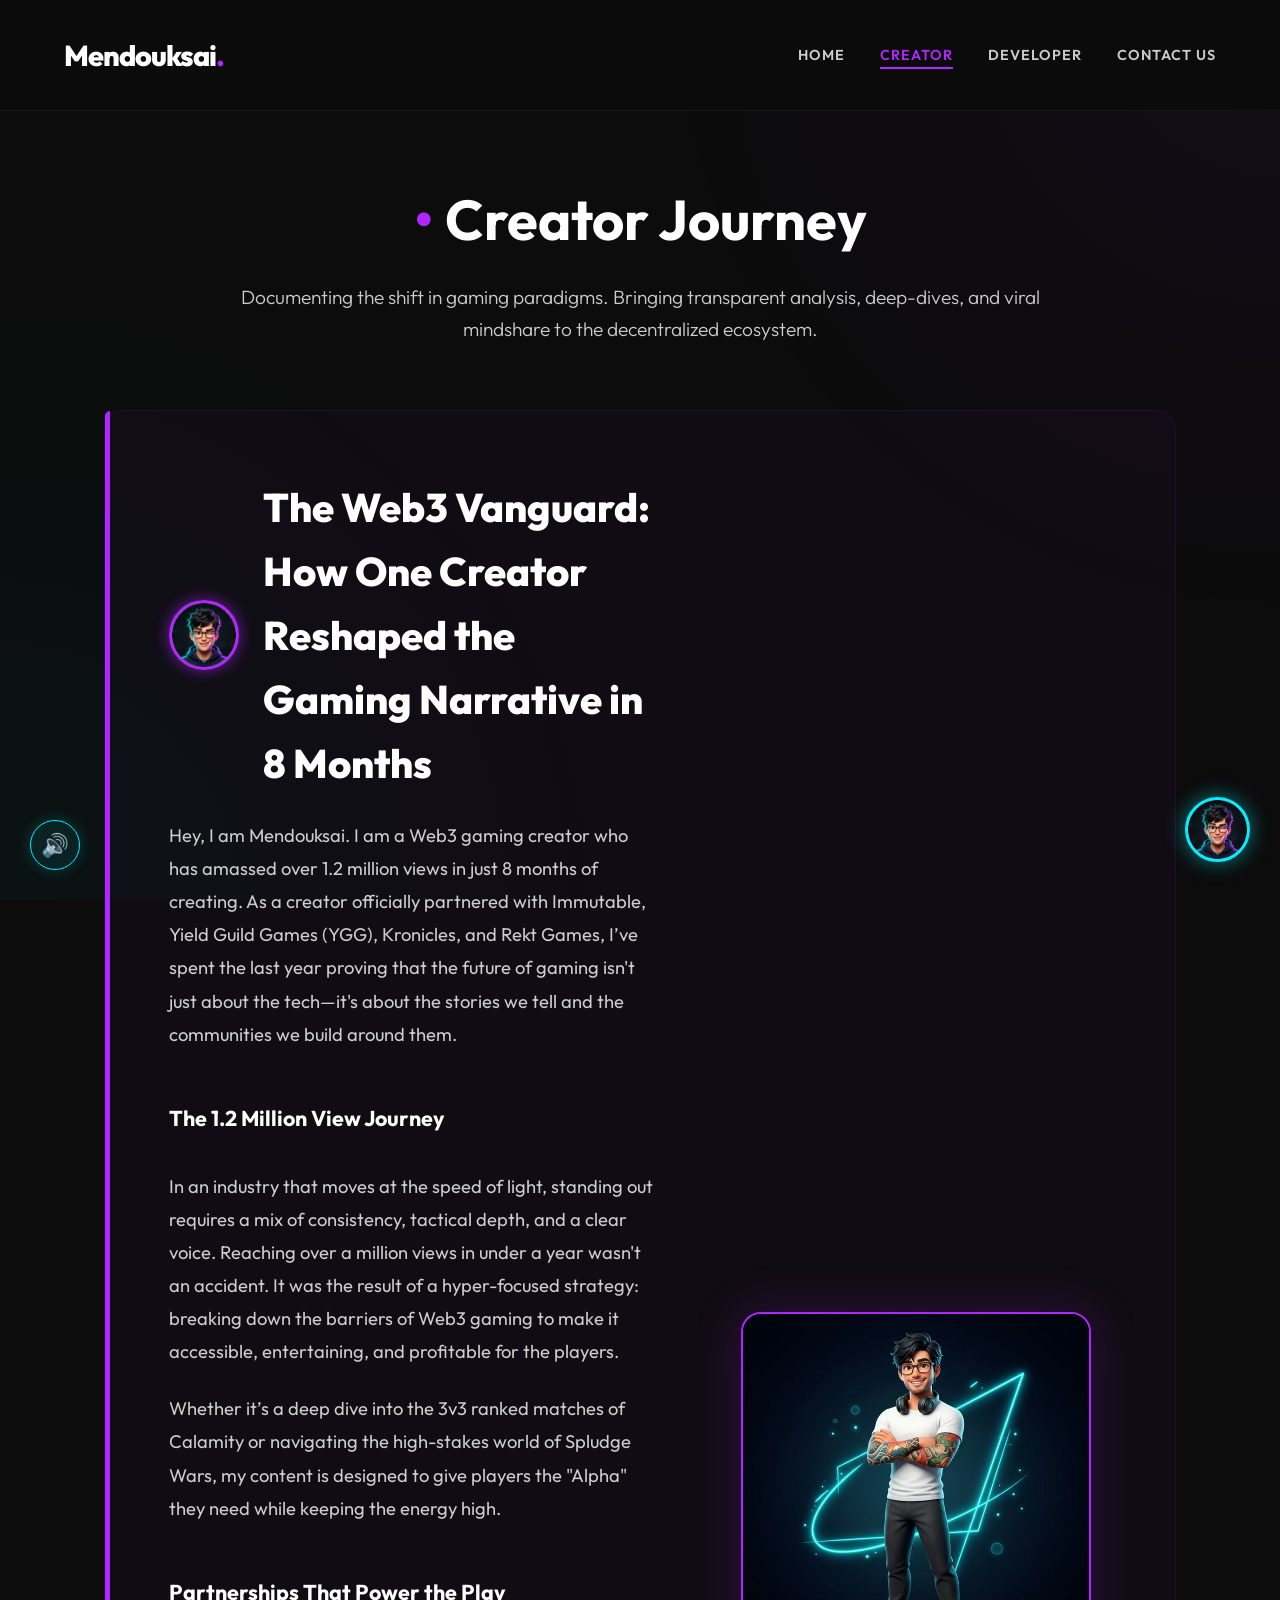
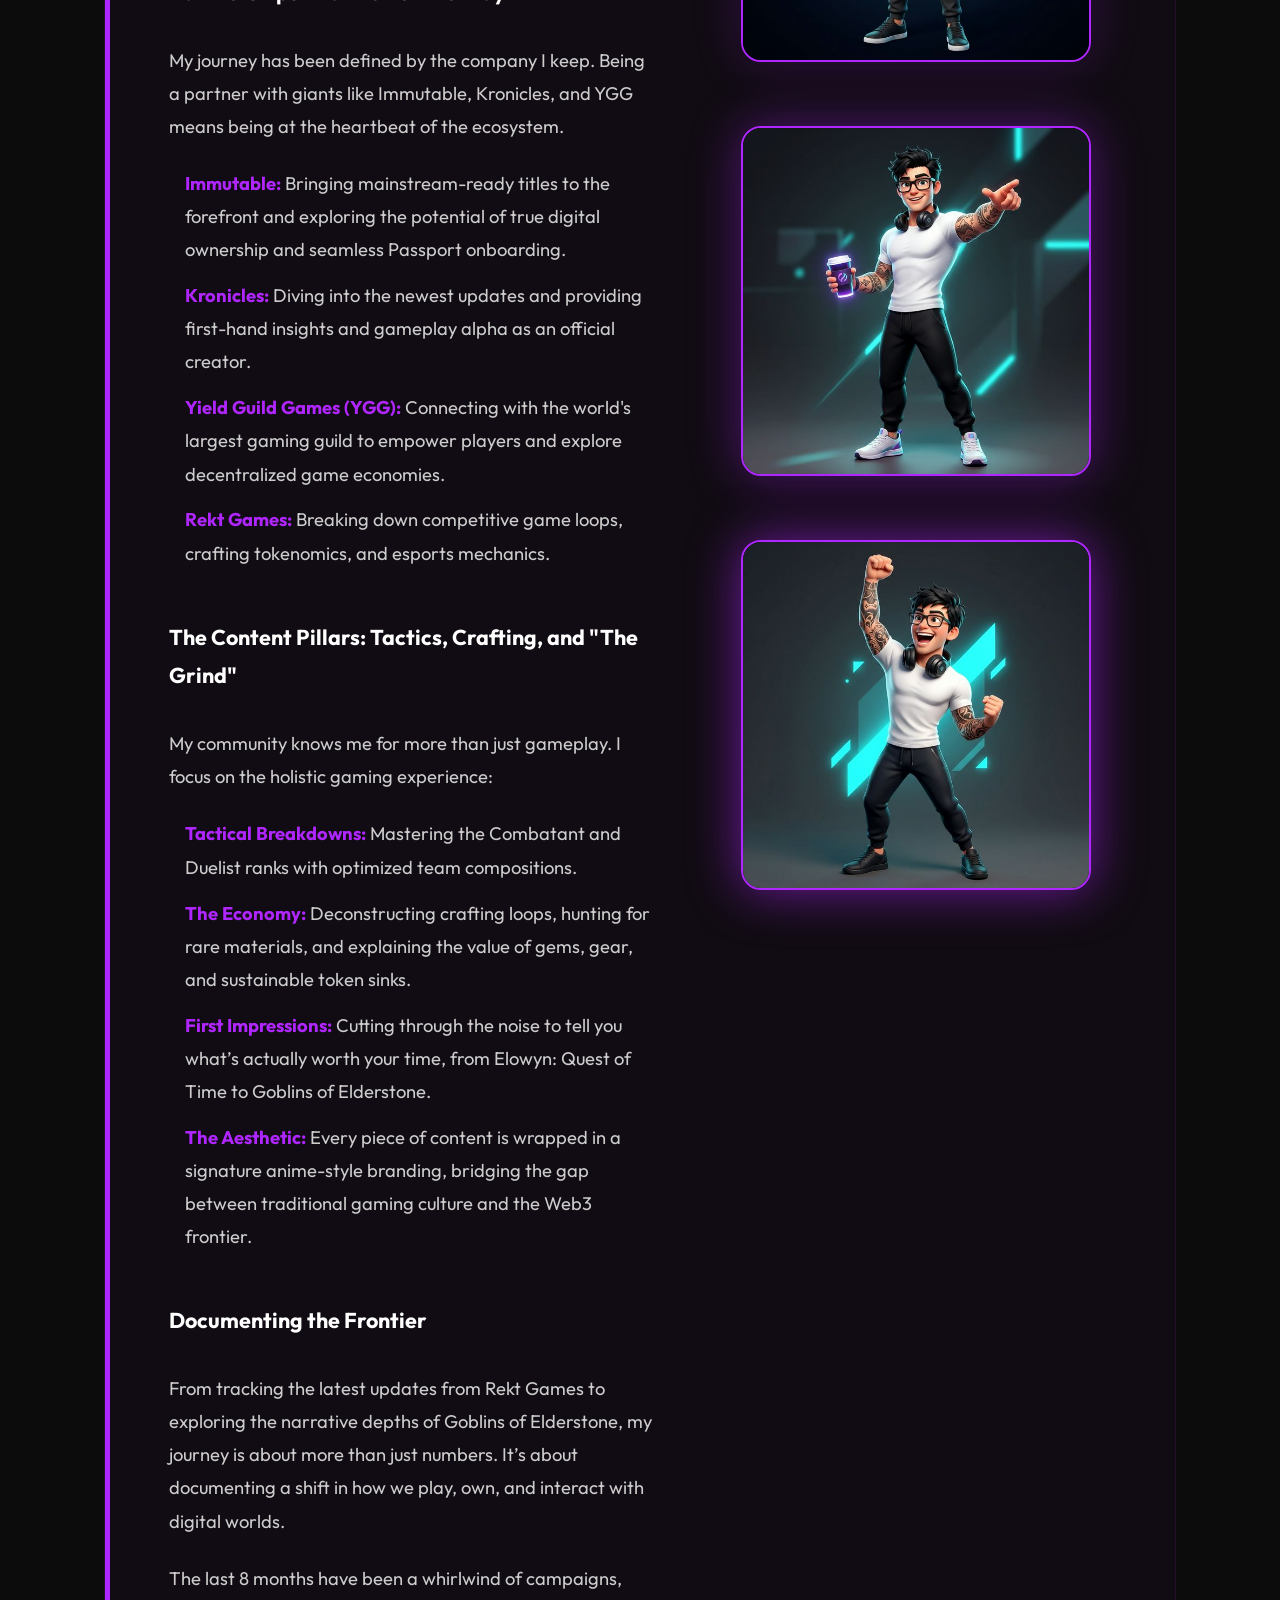
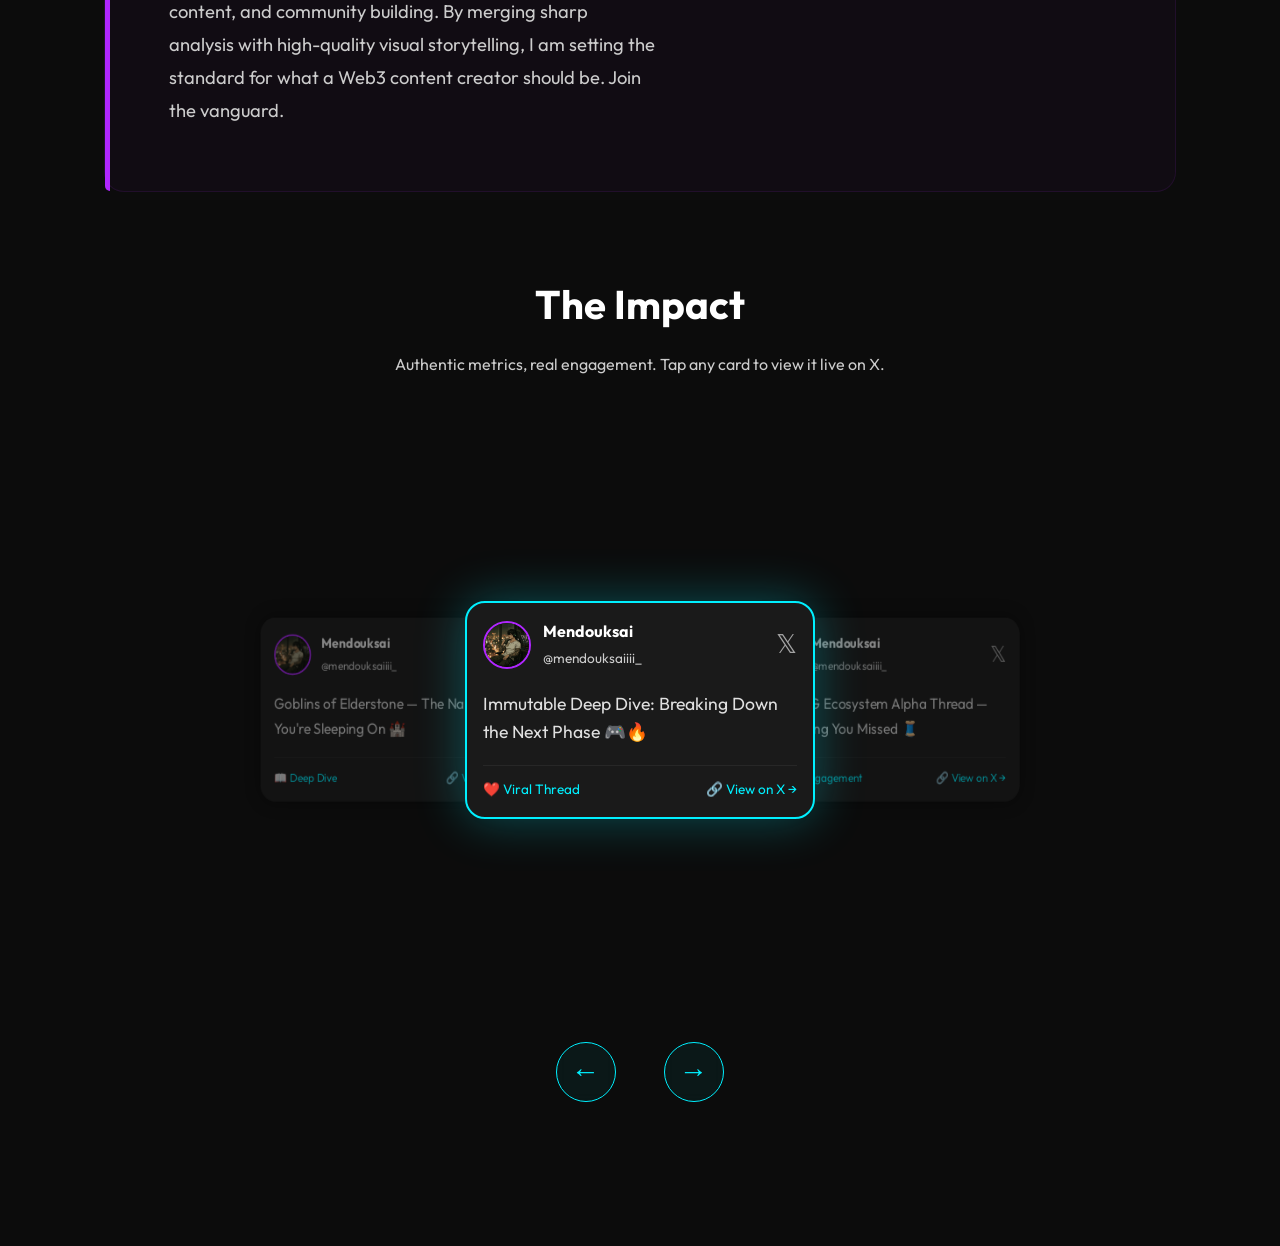
<file: web3-creator.html>
<!DOCTYPE html>
<html lang="en">
<head>
  <meta charset="UTF-8">
  <meta name="viewport" content="width=device-width, initial-scale=1.0">
  <title>Creator Journey | Mendouksai</title>
  <meta name="description" content="The Web3 Vanguard: how Mendouksai reshaped the gaming narrative in 8 months — 1.2M+ views, partnered with Immutable, Kronicles, and YGG.">
  <meta name="author" content="Mendouksai">
  <meta name="theme-color" content="#0c0c0c">
  <link rel="icon" type="image/svg+xml" href="assets/favicon.svg">
  <link rel="canonical" href="https://mendouksai.vercel.app/web3-creator.html">
  <!-- Open Graph / social cards -->
  <meta property="og:type" content="article">
  <meta property="og:title" content="Creator Journey | Mendouksai">
  <meta property="og:description" content="1.2M+ views in 8 months. Web3 gaming deep-dives, tactical breakdowns, and viral mindshare — partnered with Immutable, Kronicles, and YGG.">
  <meta property="og:url" content="https://mendouksai.vercel.app/web3-creator.html">
  <meta property="og:image" content="https://mendouksai.vercel.app/assets/pfp.jpg">
  <meta name="twitter:card" content="summary_large_image">
  <meta name="twitter:site" content="@mendouksaiiii_">
  <meta name="twitter:title" content="Creator Journey | Mendouksai">
  <meta name="twitter:description" content="1.2M+ views in 8 months. Web3 gaming deep-dives and viral mindshare.">
  <meta name="twitter:image" content="https://mendouksai.vercel.app/assets/pfp.jpg">
  <link rel="preconnect" href="https://fonts.googleapis.com">
  <link rel="preconnect" href="https://fonts.gstatic.com" crossorigin>
  <link href="https://fonts.googleapis.com/css2?family=Outfit:wght@300;400;600;800&display=swap" rel="stylesheet">
  <link rel="stylesheet" href="css/styles.css">
  <style>
    /* Article Section from Previous Step */
    .article-section {
      background: rgba(176, 38, 255, 0.03);
      border: 1px solid rgba(176, 38, 255, 0.1);
      border-radius: 20px;
      padding: 4rem;
      margin-bottom: 5rem;
      position: relative;
    }
    .article-section::before {
      content: '';
      position: absolute;
      top: 0; left: 0; width: 5px; height: 100%;
      background: var(--accent-primary);
      border-radius: 20px 0 0 20px;
    }
    .article-title {
      font-size: 2.5rem;
      font-weight: 800;
      margin-bottom: 1.5rem;
      color: #fff;
    }
    .article-body {
      color: var(--text-secondary);
      font-size: 1.15rem;
      line-height: 1.8;
      display: flex;
      flex-direction: column;
      gap: 1.5rem;
    }

    /* Advanced 3D Coverflow Slider UI for Twitter Embeds */
    .slider-section {
      display: flex;
      flex-direction: column;
      align-items: center;
      margin-bottom: 5rem;
      width: 100%;
      perspective: 1500px;
    }
    
    .slider-container {
      position: relative;
      width: 100%;
      height: 600px; /* Accommodate tall embedded tweets */
      display: flex;
      justify-content: center;
      align-items: center;
      overflow: hidden;
      padding: 1rem 0;
    }
    
    .slider-track {
      position: relative;
      width: 100%;
      height: 100%;
      display: flex;
      justify-content: center;
      align-items: center;
    }
    
    .slide {
      position: absolute;
      width: 350px;
      transition: all 0.6s cubic-bezier(0.25, 1, 0.5, 1);
      opacity: 0;
      pointer-events: none;
      z-index: 0;
      transform: translateX(0) scale(0.7) rotateY(0deg);
    }
    
    .slide.active {
      opacity: 1;
      pointer-events: auto;
      z-index: 3;
      transform: translateX(0) scale(1) rotateY(0deg);
    }
    
    .slide.prev {
      opacity: 0.5;
      pointer-events: auto;
      z-index: 2;
      transform: translateX(-70%) scale(0.85) rotateY(25deg);
      cursor: pointer;
    }
    
    .slide.next {
      opacity: 0.5;
      pointer-events: auto;
      z-index: 2;
      transform: translateX(70%) scale(0.85) rotateY(-25deg);
      cursor: pointer;
    }

    /* Mobile handling for 3D slider */
    @media (max-width: 768px) {
      .slide { width: 300px; }
      .slide.prev { transform: translateX(-30%) scale(0.8) rotateY(15deg); opacity: 0.2; pointer-events: none; }
      .slide.next { transform: translateX(30%) scale(0.8) rotateY(-15deg); opacity: 0.2; pointer-events: none; }
    }
    
    .slide-content-wrapper {
      width: 100%;
      height: 100%;
      max-height: 550px;
      overflow-y: auto;
      background: var(--bg-card);
      border-radius: 20px;
      padding: 1rem;
      border: 2px solid transparent;
      box-shadow: 0 0 20px rgba(0,0,0,0.8);
      transition: border-color 0.4s ease, box-shadow 0.4s ease;
    }
    
    /* Custom Scrollbar for inner tweets */
    .slide-content-wrapper::-webkit-scrollbar { width: 5px; }
    .slide-content-wrapper::-webkit-scrollbar-thumb { background: var(--cyan); border-radius: 10px; }

    .slide.active .slide-content-wrapper {
      border-color: var(--cyan);
      box-shadow: 0 0 50px rgba(0, 240, 255, 0.3);
    }
    
    .slider-controls {
      display: flex;
      align-items: center;
      gap: 3rem;
      margin-top: 2rem;
      z-index: 10;
    }
    
    .slider-arrow {
      background: rgba(0, 240, 255, 0.05);
      color: var(--cyan);
      border: 1px solid var(--cyan);
      width: 60px;
      height: 60px;
      border-radius: 50%;
      display: flex;
      align-items: center;
      justify-content: center;
      cursor: pointer;
      font-size: 1.8rem;
      transition: all 0.3s ease;
      backdrop-filter: blur(5px);
    }
    
    .slider-arrow:hover {
      background: var(--cyan);
      color: #000;
      box-shadow: 0 0 20px rgba(0, 240, 255, 0.8);
      transform: scale(1.15) rotate(10deg);
    }

    /* Lightweight Tweet Card Styles */
    .tweet-card-link {
      text-decoration: none;
      display: flex;
      flex-direction: column;
      gap: 1.2rem;
      cursor: pointer;
    }
    .tweet-card-header {
      display: flex;
      align-items: center;
      gap: 0.8rem;
    }
    .tweet-avatar {
      width: 48px;
      height: 48px;
      border-radius: 50%;
      border: 2px solid var(--accent-primary);
      object-fit: cover;
    }
    .tweet-x-badge {
      margin-left: auto;
      font-size: 1.6rem;
      color: #fff;
      opacity: 0.6;
    }
    .tweet-card-body {
      color: #e0e0e0;
      font-size: 1.1rem;
      line-height: 1.6;
      margin: 0;
    }
    .tweet-card-footer {
      display: flex;
      justify-content: space-between;
      font-size: 0.85rem;
      color: var(--cyan);
      padding-top: 0.8rem;
      border-top: 1px solid rgba(255,255,255,0.06);
    }
    .tweet-card-link:hover {
      transform: translateY(-2px);
    }
    .tweet-card-link:hover .tweet-card-footer span:last-child {
      text-decoration: underline;
    }
  </style>
</head>
<body>
  <div class="bg-gradient"></div>

  <nav class="navbar">
    <div class="logo">Mendouksai<span>.</span></div>
    <div class="nav-links">
      <a href="index.html">Home</a>
      <a href="web3-creator.html" class="active">Creator</a>
      <a href="developer.html">Developer</a>
      <a href="contact.html">Contact Us</a>
    </div>
  </nav>

  <main class="page-container">
    <header class="page-header">
      <h1>Creator Journey</h1>
      <p class="page-subtitle">Documenting the shift in gaming paradigms. Bringing transparent analysis, deep-dives, and viral mindshare to the decentralized ecosystem.</p>
    </header>

    <!-- Featured Written Article Section with Bitmoji Avatar -->
    <section class="article-section" style="display: flex; gap: 4rem; align-items: center; flex-wrap: wrap;">
      
      <!-- Article Text -->
      <div class="article-content" style="flex: 1; min-width: 300px;">
        <div style="display: flex; align-items: center; gap: 1.5rem; margin-bottom: 1.5rem;">
          <img src="assets/creator-pfp-tiny.jpg" alt="Mendouksai Headshot" style="width: 70px; height: 70px; border-radius: 50%; border: 3px solid var(--accent-primary); object-fit: cover; box-shadow: 0 0 15px rgba(176,38,255,0.6);">
          <h2 class="article-title" style="margin-bottom: 0;">The Web3 Vanguard: How One Creator Reshaped the Gaming Narrative in 8 Months</h2>
        </div>
        <div class="article-body">
          <p>
            Hey, I am Mendouksai. I am a Web3 gaming creator who has amassed over 1.2 million views in just 8 months of creating. As a creator officially partnered with Immutable, Yield Guild Games (YGG), Kronicles, and Rekt Games, I’ve spent the last year proving that the future of gaming isn't just about the tech—it's about the stories we tell and the communities we build around them.
          </p>

          <h3 style="color: #fff; margin-top: 1.5rem; margin-bottom: 0.5rem;">The 1.2 Million View Journey</h3>
          <p>
            In an industry that moves at the speed of light, standing out requires a mix of consistency, tactical depth, and a clear voice. Reaching over a million views in under a year wasn't an accident. It was the result of a hyper-focused strategy: breaking down the barriers of Web3 gaming to make it accessible, entertaining, and profitable for the players.
          </p>
          <p>
            Whether it’s a deep dive into the 3v3 ranked matches of Calamity or navigating the high-stakes world of Spludge Wars, my content is designed to give players the "Alpha" they need while keeping the energy high.
          </p>

          <h3 style="color: #fff; margin-top: 1.5rem; margin-bottom: 0.5rem;">Partnerships That Power the Play</h3>
          <p>
            My journey has been defined by the company I keep. Being a partner with giants like Immutable, Kronicles, and YGG means being at the heartbeat of the ecosystem.
          </p>
          <ul style="list-style-type: none; padding-left: 1rem; display: flex; flex-direction: column; gap: 0.8rem;">
            <li><strong style="color: var(--accent-primary);">Immutable:</strong> Bringing mainstream-ready titles to the forefront and exploring the potential of true digital ownership and seamless Passport onboarding.</li>
            <li><strong style="color: var(--accent-primary);">Kronicles:</strong> Diving into the newest updates and providing first-hand insights and gameplay alpha as an official creator.</li>
            <li><strong style="color: var(--accent-primary);">Yield Guild Games (YGG):</strong> Connecting with the world's largest gaming guild to empower players and explore decentralized game economies.</li>
            <li><strong style="color: var(--accent-primary);">Rekt Games:</strong> Breaking down competitive game loops, crafting tokenomics, and esports mechanics.</li>
          </ul>

          <h3 style="color: #fff; margin-top: 1.5rem; margin-bottom: 0.5rem;">The Content Pillars: Tactics, Crafting, and "The Grind"</h3>
          <p>
            My community knows me for more than just gameplay. I focus on the holistic gaming experience:
          </p>
          <ul style="list-style-type: none; padding-left: 1rem; display: flex; flex-direction: column; gap: 0.8rem;">
            <li><strong style="color: var(--accent-primary);">Tactical Breakdowns:</strong> Mastering the Combatant and Duelist ranks with optimized team compositions.</li>
            <li><strong style="color: var(--accent-primary);">The Economy:</strong> Deconstructing crafting loops, hunting for rare materials, and explaining the value of gems, gear, and sustainable token sinks.</li>
            <li><strong style="color: var(--accent-primary);">First Impressions:</strong> Cutting through the noise to tell you what’s actually worth your time, from Elowyn: Quest of Time to Goblins of Elderstone.</li>
            <li><strong style="color: var(--accent-primary);">The Aesthetic:</strong> Every piece of content is wrapped in a signature anime-style branding, bridging the gap between traditional gaming culture and the Web3 frontier.</li>
          </ul>

          <h3 style="color: #fff; margin-top: 1.5rem; margin-bottom: 0.5rem;">Documenting the Frontier</h3>
          <p>
            From tracking the latest updates from Rekt Games to exploring the narrative depths of Goblins of Elderstone, my journey is about more than just numbers. It’s about documenting a shift in how we play, own, and interact with digital worlds.
          </p>
          <p>
            The last 8 months have been a whirlwind of campaigns, content, and community building. By merging sharp analysis with high-quality visual storytelling, I am setting the standard for what a Web3 content creator should be. Join the vanguard.
          </p>
        </div>
      </div>

      <!-- Bitmoji Avatars (Top, Middle, Bottom) -->
      <div class="article-avatar" style="flex: 0.8; display: flex; flex-direction: column; justify-content: space-between; gap: 4rem; position: relative;">
        <!-- Top: Welcoming / Introducing -->
        <img src="assets/creator-pfp-top.jpg" alt="Mendouksai 3D Bitmoji Welcoming" style="width: 100%; max-width: 350px; margin: 0 auto; border-radius: 20px; border: 2px solid var(--accent-primary); box-shadow: 0 0 50px rgba(176,38,255,0.2); animation: float 5s infinite ease-in-out;">
        <!-- Middle: Pointing with Coffee -->
        <img src="assets/creator-pfp.jpg" alt="Mendouksai 3D Bitmoji Pointing" style="width: 100%; max-width: 350px; margin: 0 auto; border-radius: 20px; border: 2px solid var(--accent-primary); box-shadow: 0 0 50px rgba(176,38,255,0.4); animation: float 6s infinite ease-in-out reverse;">
        <!-- Bottom: Victorious / Hyped -->
        <img src="assets/creator-pfp-bot.jpg" alt="Mendouksai 3D Bitmoji Victorious" style="width: 100%; max-width: 350px; margin: 0 auto; border-radius: 20px; border: 2px solid var(--accent-primary); box-shadow: 0 0 50px rgba(176,38,255,0.6); animation: float 4s infinite ease-in-out;">
      </div>
    </section>

    <!-- The Impact — Lightweight Tweet Cards (No Twitter Widget Lag) -->
    <section class="slider-section">
      <h2 style="font-size: 2.5rem; color: #fff; margin-bottom: 1rem;">The Impact</h2>
      <p style="color: var(--text-secondary); margin-bottom: 2rem;">Authentic metrics, real engagement. Tap any card to view it live on X.</p>
      
      <div class="slider-container">
        <div class="slider-track" id="tweetTrack">
          
          <div class="slide active">
            <a href="https://twitter.com/mendouksaiiii_/status/2032819761449476490" target="_blank" class="slide-content-wrapper tweet-card-link">
              <div class="tweet-card-header">
                <img src="assets/pfp.jpg" alt="pfp" class="tweet-avatar">
                <div><strong style="color:#fff;">Mendouksai</strong><br><span style="color:var(--text-secondary);font-size:0.85rem;">@mendouksaiiii_</span></div>
                <span class="tweet-x-badge">𝕏</span>
              </div>
              <p class="tweet-card-body">Immutable Deep Dive: Breaking Down the Next Phase 🎮🔥</p>
              <div class="tweet-card-footer"><span>❤️ Viral Thread</span><span>🔗 View on X →</span></div>
            </a>
          </div>
          
          <div class="slide">
            <a href="https://twitter.com/mendouksaiiii_/status/2024220827818885593" target="_blank" class="slide-content-wrapper tweet-card-link">
              <div class="tweet-card-header">
                <img src="assets/pfp.jpg" alt="pfp" class="tweet-avatar">
                <div><strong style="color:#fff;">Mendouksai</strong><br><span style="color:var(--text-secondary);font-size:0.85rem;">@mendouksaiiii_</span></div>
                <span class="tweet-x-badge">𝕏</span>
              </div>
              <p class="tweet-card-body">The YGG Ecosystem Alpha Thread — Everything You Missed 🧵</p>
              <div class="tweet-card-footer"><span>🔥 High Engagement</span><span>🔗 View on X →</span></div>
            </a>
          </div>

          <div class="slide">
            <a href="https://twitter.com/mendouksaiiii_/status/2019326848769872107" target="_blank" class="slide-content-wrapper tweet-card-link">
              <div class="tweet-card-header">
                <img src="assets/pfp.jpg" alt="pfp" class="tweet-avatar">
                <div><strong style="color:#fff;">Mendouksai</strong><br><span style="color:var(--text-secondary);font-size:0.85rem;">@mendouksaiiii_</span></div>
                <span class="tweet-x-badge">𝕏</span>
              </div>
              <p class="tweet-card-body">Calamity Ranked Breakdown — How to Dominate the Meta ⚔️</p>
              <div class="tweet-card-footer"><span>💬 Community Thread</span><span>🔗 View on X →</span></div>
            </a>
          </div>

          <div class="slide">
            <a href="https://twitter.com/mendouksaiiii_/status/2011547622927188448" target="_blank" class="slide-content-wrapper tweet-card-link">
              <div class="tweet-card-header">
                <img src="assets/pfp.jpg" alt="pfp" class="tweet-avatar">
                <div><strong style="color:#fff;">Mendouksai</strong><br><span style="color:var(--text-secondary);font-size:0.85rem;">@mendouksaiiii_</span></div>
                <span class="tweet-x-badge">𝕏</span>
              </div>
              <p class="tweet-card-body">Kronicles Partnership Announcement 🤝 New Content Incoming</p>
              <div class="tweet-card-footer"><span>🚀 Milestone</span><span>🔗 View on X →</span></div>
            </a>
          </div>

          <div class="slide">
            <a href="https://twitter.com/mendouksaiiii_/status/1996994332440551830" target="_blank" class="slide-content-wrapper tweet-card-link">
              <div class="tweet-card-header">
                <img src="assets/pfp.jpg" alt="pfp" class="tweet-avatar">
                <div><strong style="color:#fff;">Mendouksai</strong><br><span style="color:var(--text-secondary);font-size:0.85rem;">@mendouksaiiii_</span></div>
                <span class="tweet-x-badge">𝕏</span>
              </div>
              <p class="tweet-card-body">The Crafting Economy Explained — Gems, Gear, and the Grind 💎</p>
              <div class="tweet-card-footer"><span>📊 Analysis</span><span>🔗 View on X →</span></div>
            </a>
          </div>

          <div class="slide">
            <a href="https://twitter.com/mendouksaiiii_/status/1993843108119711749" target="_blank" class="slide-content-wrapper tweet-card-link">
              <div class="tweet-card-header">
                <img src="assets/pfp.jpg" alt="pfp" class="tweet-avatar">
                <div><strong style="color:#fff;">Mendouksai</strong><br><span style="color:var(--text-secondary);font-size:0.85rem;">@mendouksaiiii_</span></div>
                <span class="tweet-x-badge">𝕏</span>
              </div>
              <p class="tweet-card-body">Spludge Wars First Impressions — Is This the One? 🎯</p>
              <div class="tweet-card-footer"><span>👀 First Look</span><span>🔗 View on X →</span></div>
            </a>
          </div>

          <div class="slide">
            <a href="https://twitter.com/mendouksaiiii_/status/1962960837930316006" target="_blank" class="slide-content-wrapper tweet-card-link">
              <div class="tweet-card-header">
                <img src="assets/pfp.jpg" alt="pfp" class="tweet-avatar">
                <div><strong style="color:#fff;">Mendouksai</strong><br><span style="color:var(--text-secondary);font-size:0.85rem;">@mendouksaiiii_</span></div>
                <span class="tweet-x-badge">𝕏</span>
              </div>
              <p class="tweet-card-body">Web3 Gaming Predictions — The Vanguard Thesis 🔮</p>
              <div class="tweet-card-footer"><span>🧠 Alpha Thread</span><span>🔗 View on X →</span></div>
            </a>
          </div>

          <div class="slide">
            <a href="https://twitter.com/mendouksaiiii_/status/1956108909397029162" target="_blank" class="slide-content-wrapper tweet-card-link">
              <div class="tweet-card-header">
                <img src="assets/pfp.jpg" alt="pfp" class="tweet-avatar">
                <div><strong style="color:#fff;">Mendouksai</strong><br><span style="color:var(--text-secondary);font-size:0.85rem;">@mendouksaiiii_</span></div>
                <span class="tweet-x-badge">𝕏</span>
              </div>
              <p class="tweet-card-body">Elowyn: Quest of Time Alpha — Hidden Mechanics Revealed ✨</p>
              <div class="tweet-card-footer"><span>⚡ Early Alpha</span><span>🔗 View on X →</span></div>
            </a>
          </div>

          <div class="slide">
            <a href="https://twitter.com/mendouksaiiii_/status/1953078124234584461" target="_blank" class="slide-content-wrapper tweet-card-link">
              <div class="tweet-card-header">
                <img src="assets/pfp.jpg" alt="pfp" class="tweet-avatar">
                <div><strong style="color:#fff;">Mendouksai</strong><br><span style="color:var(--text-secondary);font-size:0.85rem;">@mendouksaiiii_</span></div>
                <span class="tweet-x-badge">𝕏</span>
              </div>
              <p class="tweet-card-body">1.2M Views Milestone — Building the Future of Gaming in Public 🚀</p>
              <div class="tweet-card-footer"><span>🎉 Milestone</span><span>🔗 View on X →</span></div>
            </a>
          </div>

          <div class="slide">
            <a href="https://twitter.com/mendouksaiiii_/status/1966089798868730318" target="_blank" class="slide-content-wrapper tweet-card-link">
              <div class="tweet-card-header">
                <img src="assets/pfp.jpg" alt="pfp" class="tweet-avatar">
                <div><strong style="color:#fff;">Mendouksai</strong><br><span style="color:var(--text-secondary);font-size:0.85rem;">@mendouksaiiii_</span></div>
                <span class="tweet-x-badge">𝕏</span>
              </div>
              <p class="tweet-card-body">Goblins of Elderstone — The Narrative You're Sleeping On 🏰</p>
              <div class="tweet-card-footer"><span>📖 Deep Dive</span><span>🔗 View on X →</span></div>
            </a>
          </div>
          
        </div>
      </div>

      <!-- Controls -->
      <div class="slider-controls">
        <button class="slider-arrow" id="prevBtn">&#8592;</button>
        <button class="slider-arrow" id="nextBtn">&#8594;</button>
      </div>

    </section>
  </main>

  <!-- Sound Toggle Button (Global) -->
  <button id="soundToggle" title="Sound On — Click to Mute" style="
    position: fixed; bottom: 30px; left: 30px; z-index: 1001;
    width: 50px; height: 50px; border-radius: 50%;
    background: rgba(0,240,255,0.08); border: 1px solid var(--cyan);
    color: var(--cyan); font-size: 1.4rem; cursor: pointer;
    backdrop-filter: blur(8px); transition: all 0.3s ease;
    display: flex; align-items: center; justify-content: center;
    box-shadow: 0 0 15px rgba(0,240,255,0.2);
  " onmouseover="this.style.boxShadow='0 0 25px rgba(0,240,255,0.6)'; this.style.transform='scale(1.1)';"
     onmouseout="this.style.boxShadow='0 0 15px rgba(0,240,255,0.2)'; this.style.transform='scale(1)';">🔊</button>

  <!-- Floating Virtual Assistant Bitmoji -->
  <div style="position: fixed; bottom: 30px; right: 30px; z-index: 1000; animation: float 5s infinite ease-in-out;" onclick="window.scrollTo({top: 0, behavior: 'smooth'})">
    <img src="assets/creator-pfp-tiny.jpg" alt="Agent Mendouksai" class="anim-pulse" style="width: 65px; height: 65px; border-radius: 50%; border: 3px solid var(--cyan); box-shadow: 0 0 20px rgba(0,240,255,0.5); cursor: pointer; transition: transform 0.3s ease;" onmouseover="this.style.transform='scale(1.2)'" onmouseout="this.style.transform='scale(1)'" title="Scroll to Top">
  </div>

  <script src="js/script.js"></script>
  <script>
    document.addEventListener('DOMContentLoaded', () => {
      const slides = Array.from(document.querySelectorAll('.slide'));
      const nextBtn = document.getElementById('nextBtn');
      const prevBtn = document.getElementById('prevBtn');
      const track = document.getElementById('tweetTrack');
      
      let currentIndex = 0;
      let timer;
      
      function updateSlider() {
        slides.forEach((slide, idx) => {
          slide.className = 'slide';
          if (idx === currentIndex) {
            slide.classList.add('active');
          } else if (idx === currentIndex - 1 || (currentIndex === 0 && idx === slides.length - 1)) {
            slide.classList.add('prev');
            slide.onclick = runPrev;
          } else if (idx === currentIndex + 1 || (currentIndex === slides.length - 1 && idx === 0)) {
            slide.classList.add('next');
            slide.onclick = runNext;
          }
        });
        if (window.playSlideSound) window.playSlideSound();
      }
      
      function runNext() { currentIndex = (currentIndex + 1) % slides.length; updateSlider(); resetTimer(); }
      function runPrev() { currentIndex = (currentIndex - 1 + slides.length) % slides.length; updateSlider(); resetTimer(); }
      
      nextBtn.addEventListener('click', runNext);
      prevBtn.addEventListener('click', runPrev);
      
      function resetTimer() { clearInterval(timer); timer = setInterval(runNext, 4000); }
      
      updateSlider();
      resetTimer();
      
      track.addEventListener('mouseenter', () => clearInterval(timer));
      track.addEventListener('mouseleave', resetTimer);
    });
  </script>
</body>
</html>
</file>
<file: css/styles.css>
/* Reset & Base Variables */
:root {
  --bg-color: #0c0c0c;
  --bg-card: #1a1a1a;
  --text-primary: #ffffff;
  --text-secondary: #cccccc;
  --accent-primary: #b026ff; /* Electric Purple */
  --accent-secondary: #00f0ff; /* Cyan */
  --cyan: #00f0ff; /* Alias used throughout markup */
  --glass-border: rgba(176, 38, 255, 0.2);
}

* {
  margin: 0;
  padding: 0;
  box-sizing: border-box;
}

body {
  font-family: 'Outfit', sans-serif;
  background-color: var(--bg-color);
  color: var(--text-primary);
  line-height: 1.6;
  overflow-x: hidden;
  position: relative;
}

/* Background Effects */
.bg-gradient {
  position: fixed;
  top: 0; left: 0; width: 100%; height: 100%;
  background: radial-gradient(circle at top right, rgba(176,38,255,0.05) 0%, transparent 40%),
              radial-gradient(circle at bottom left, rgba(0,240,255,0.03) 0%, transparent 40%);
  pointer-events: none;
  z-index: -1;
}

/* Navbar */
.navbar {
  display: flex;
  justify-content: space-between;
  align-items: center;
  padding: 2rem 5%;
  position: sticky;
  top: 0;
  background: rgba(12, 12, 12, 0.9);
  backdrop-filter: blur(10px);
  z-index: 100;
  border-bottom: 1px solid rgba(255,255,255,0.05);
}

.logo {
  font-size: 1.8rem;
  font-weight: 800;
  letter-spacing: -1px;
}
.logo span {
  color: var(--accent-primary);
}

.nav-links a {
  color: var(--text-secondary);
  text-decoration: none;
  margin-left: 2rem;
  font-weight: 600;
  font-size: 0.9rem;
  text-transform: uppercase;
  letter-spacing: 1px;
  transition: color 0.3s ease;
  position: relative;
}

.nav-links a:hover, .nav-links a.active {
  color: var(--accent-primary);
}

.nav-links a::after {
  content: '';
  position: absolute;
  bottom: -5px; left: 0; width: 0%; height: 2px;
  background: var(--accent-primary);
  transition: width 0.3s ease;
}
.nav-links a:hover::after, .nav-links a.active::after {
  width: 100%;
}

/* Hero Section */
.hero {
  min-height: calc(100vh - 100px);
  display: flex;
  align-items: center;
  justify-content: space-between;
  padding: 0 5%;
  gap: 4rem;
}

.hero-content {
  flex: 1;
  max-width: 600px;
  animation: slideUp 1s ease;
}

@keyframes slideUp {
  0% { opacity: 0; transform: translateY(40px); }
  100% { opacity: 1; transform: translateY(0); }
}

.hero-title {
  font-size: 4rem;
  font-weight: 800;
  line-height: 1.1;
  margin-bottom: 1.5rem;
  letter-spacing: -2px;
}

.hero-subtitle {
  font-size: 1.1rem;
  color: var(--text-secondary);
  font-weight: 300;
  margin-bottom: 2.5rem;
}

.primary-btn {
  display: inline-block;
  background: var(--accent-primary);
  color: #fff;
  padding: 1rem 2.5rem;
  border-radius: 8px;
  text-decoration: none;
  font-weight: 600;
  transition: all 0.3s ease;
  border: none;
  box-shadow: 0 4px 15px rgba(176, 38, 255, 0.3);
}

.primary-btn:hover {
  transform: scale(1.05);
  box-shadow: 0 6px 20px rgba(176, 38, 255, 0.5);
}

.hero-image {
  flex: 1;
  display: flex;
  justify-content: center;
  position: relative;
}

.pfp-container {
  width: 400px;
  height: 500px;
  border-radius: 20px;
  overflow: hidden;
  border: 2px solid var(--accent-primary);
  box-shadow: 0 0 40px rgba(176, 38, 255, 0.2);
  position: relative;
}

.pfp-container img {
  width: 100%;
  height: 100%;
  object-fit: cover;
}

/* Sub-page Settings */
.page-container {
  max-width: 1200px;
  margin: 0 auto;
  padding: 4rem 5%;
}

.page-header {
  text-align: center;
  max-width: 800px;
  margin: 0 auto 4rem;
}

.page-header h1 {
  font-size: 3.5rem;
}
.page-header h1::before {
  content: "• ";
  color: var(--accent-primary);
}

/* Portfolio 3-Column Grid */
.portfolio-grid {
  display: grid;
  grid-template-columns: repeat(3, 1fr);
  gap: 2rem;
}

.port-card {
  background: var(--bg-card);
  border-radius: 15px;
  overflow: hidden;
  border: 1px solid rgba(255,255,255,0.05);
  transition: all 0.4s ease;
  position: relative;
  height: 400px;
  display: flex;
  flex-direction: column;
}

.port-card:hover {
  border-color: var(--accent-primary);
  box-shadow: 0 0 20px rgba(176, 38, 255, 0.2);
  transform: translateY(-5px);
}

.port-img {
  height: 200px;
  background: #222;
  position: relative;
}

.port-content {
  padding: 1.5rem;
  flex: 1;
  display: flex;
  flex-direction: column;
}

.port-content h3 {
  font-size: 1.4rem;
  margin-bottom: 0.5rem;
  color: #fff;
}

.port-content p {
  color: var(--text-secondary);
  font-size: 0.95rem;
  flex: 1;
}

.port-hover-overlay {
  position: absolute;
  top: 0; left: 0; width: 100%; height: 100%;
  background: rgba(176, 38, 255, 0.85);
  display: flex;
  align-items: center;
  justify-content: center;
  opacity: 0;
  transition: opacity 0.3s ease;
  flex-direction: column;
  gap: 1rem;
}

.port-card:hover .port-hover-overlay {
  opacity: 1;
}

.view-btn {
  padding: 0.8rem 2rem;
  background: #fff;
  color: var(--accent-primary);
  border-radius: 5px;
  text-decoration: none;
  font-weight: bold;
}

/* Tweets / Testimonial Style Grid */
.tweet-grid {
  display: grid;
  grid-template-columns: repeat(auto-fit, minmax(350px, 1fr));
  gap: 2rem;
}

.testimonial-card {
  background: var(--bg-card);
  border-radius: 16px;
  padding: 2rem;
  border: 1px solid transparent;
  transition: all 0.3s ease;
  position: relative;
}

.testimonial-card:hover {
  border-color: var(--accent-primary);
  box-shadow: 0 0 25px rgba(176, 38, 255, 0.15);
}

.test-header {
  display: flex;
  align-items: center;
  gap: 1rem;
  margin-bottom: 1.5rem;
}

.test-avatar {
  width: 50px;
  height: 50px;
  border-radius: 50%;
  object-fit: cover;
  border: 2px solid var(--accent-primary);
}

.test-info h4 {
  color: #fff;
  font-size: 1.1rem;
}
.test-info span {
  color: var(--text-secondary);
  font-size: 0.9rem;
}

.test-icon {
  margin-left: auto;
  font-size: 1.5rem;
  color: var(--text-secondary);
}

.test-body {
  font-size: 1rem;
  line-height: 1.6;
  color: var(--text-secondary);
}

.test-metrics {
  margin-top: 1.5rem;
  padding-top: 1rem;
  border-top: 1px solid rgba(255,255,255,0.05);
  display: flex;
  justify-content: space-between;
  color: var(--accent-primary);
  font-size: 0.9rem;
  font-weight: 600;
}

@media (max-width: 900px) {
  .hero { flex-direction: column; text-align: center; justify-content: center; gap: 2rem; }
  .pfp-container { width: 100%; height: 400px; margin: 0 auto; }
  .portfolio-grid { grid-template-columns: 1fr; gap: 2rem; }
  
  /* Typography Scaling */
  .hero-title, .page-header h1 { font-size: 2.8rem !important; }
  .article-title, .section-title { font-size: 2rem !important; }
  .hero-subtitle, .page-subtitle { font-size: 1rem !important; }
  
  /* Navbar */
  .navbar { flex-direction: column; padding: 1.5rem; gap: 1rem; }
  
  /* Nav Links Scrollable */
  .nav-links {
    display: flex;
    overflow-x: auto;
    white-space: nowrap;
    width: 100%;
    padding-bottom: 0.5rem;
    justify-content: flex-start;
  }
  .nav-links::-webkit-scrollbar { height: 4px; }
  .nav-links::-webkit-scrollbar-thumb { background: var(--accent-primary); border-radius: 10px; }
  .nav-links a { margin-left: 0; margin-right: 1.5rem; font-size: 0.85rem; }
  
  /* Layout Stacking */
  .hero-writeup {
    margin-top: 1rem;
    padding: 1.5rem !important;
    text-align: left;
    flex-direction: column !important;
    align-items: center;
  }
  .split-layout { flex-direction: column; margin-top: 2rem; }
  
  /* Article Sections */
  .article-section {
    padding: 2rem !important;
    margin-bottom: 3rem !important;
    flex-direction: column !important;
  }
  .article-avatar {
    flex-direction: row !important;
    flex-wrap: wrap;
    justify-content: center !important;
    gap: 1rem !important;
  }
  .article-avatar img { width: 140px !important; margin: 0 !important; }
  
  /* Contact Form / Banners */
  .stats-banner { flex-direction: column; padding: 1.5rem !important; gap: 2rem !important; text-align: center; align-items: center; }
  .contact-container { padding: 2rem !important; flex-direction: column; gap: 2rem; }
  
  /* Contact Grid Specifics */
  .contact-grid { margin-top: 2rem; gap: 1.5rem; }
  .platform-inner { min-height: 280px; padding: 2rem 1.5rem; }
  .platform-avatar { width: 100px; height: 100px; }
}

/* Supplemental Animations */
.anim-pulse { animation: neon-pulse 3s infinite alternate; }
.anim-slide-up { animation: slideUp 1s ease both; }

@keyframes neon-pulse {
  0% { box-shadow: 0 0 10px rgba(176,38,255,0.2); border-color: rgba(176,38,255,0.3); }
  100% { box-shadow: 0 0 40px rgba(0,240,255,0.6); border-color: rgba(0,240,255,0.8); }
}

/* Floating animation referenced across all pages */
@keyframes float {
  0%, 100% { transform: translateY(0); }
  50% { transform: translateY(-14px); }
}

/* Hero avatar (index) */
.hero-pfp {
  width: 130px;
  height: 130px;
  border-radius: 50%;
  object-fit: cover;
  border: 3px solid var(--accent-primary);
  box-shadow: 0 0 30px rgba(176, 38, 255, 0.45);
  margin-bottom: 2rem;
  animation: float 6s infinite ease-in-out;
}

/* Accent word inside headings */
.highlight {
  background: linear-gradient(135deg, var(--cyan), var(--accent-primary));
  -webkit-background-clip: text;
  background-clip: text;
  -webkit-text-fill-color: transparent;
  text-shadow: 0 0 30px rgba(0, 240, 255, 0.25);
}

/* Section/page subtitles */
.page-subtitle {
  color: var(--text-secondary);
  font-size: 1.2rem;
  font-weight: 300;
  line-height: 1.7;
  margin-top: 1rem;
}

/* Respect users who prefer reduced motion */
@media (prefers-reduced-motion: reduce) {
  *,
  *::before,
  *::after {
    animation-duration: 0.001ms !important;
    animation-iteration-count: 1 !important;
    transition-duration: 0.001ms !important;
    scroll-behavior: auto !important;
  }
}
</file>
